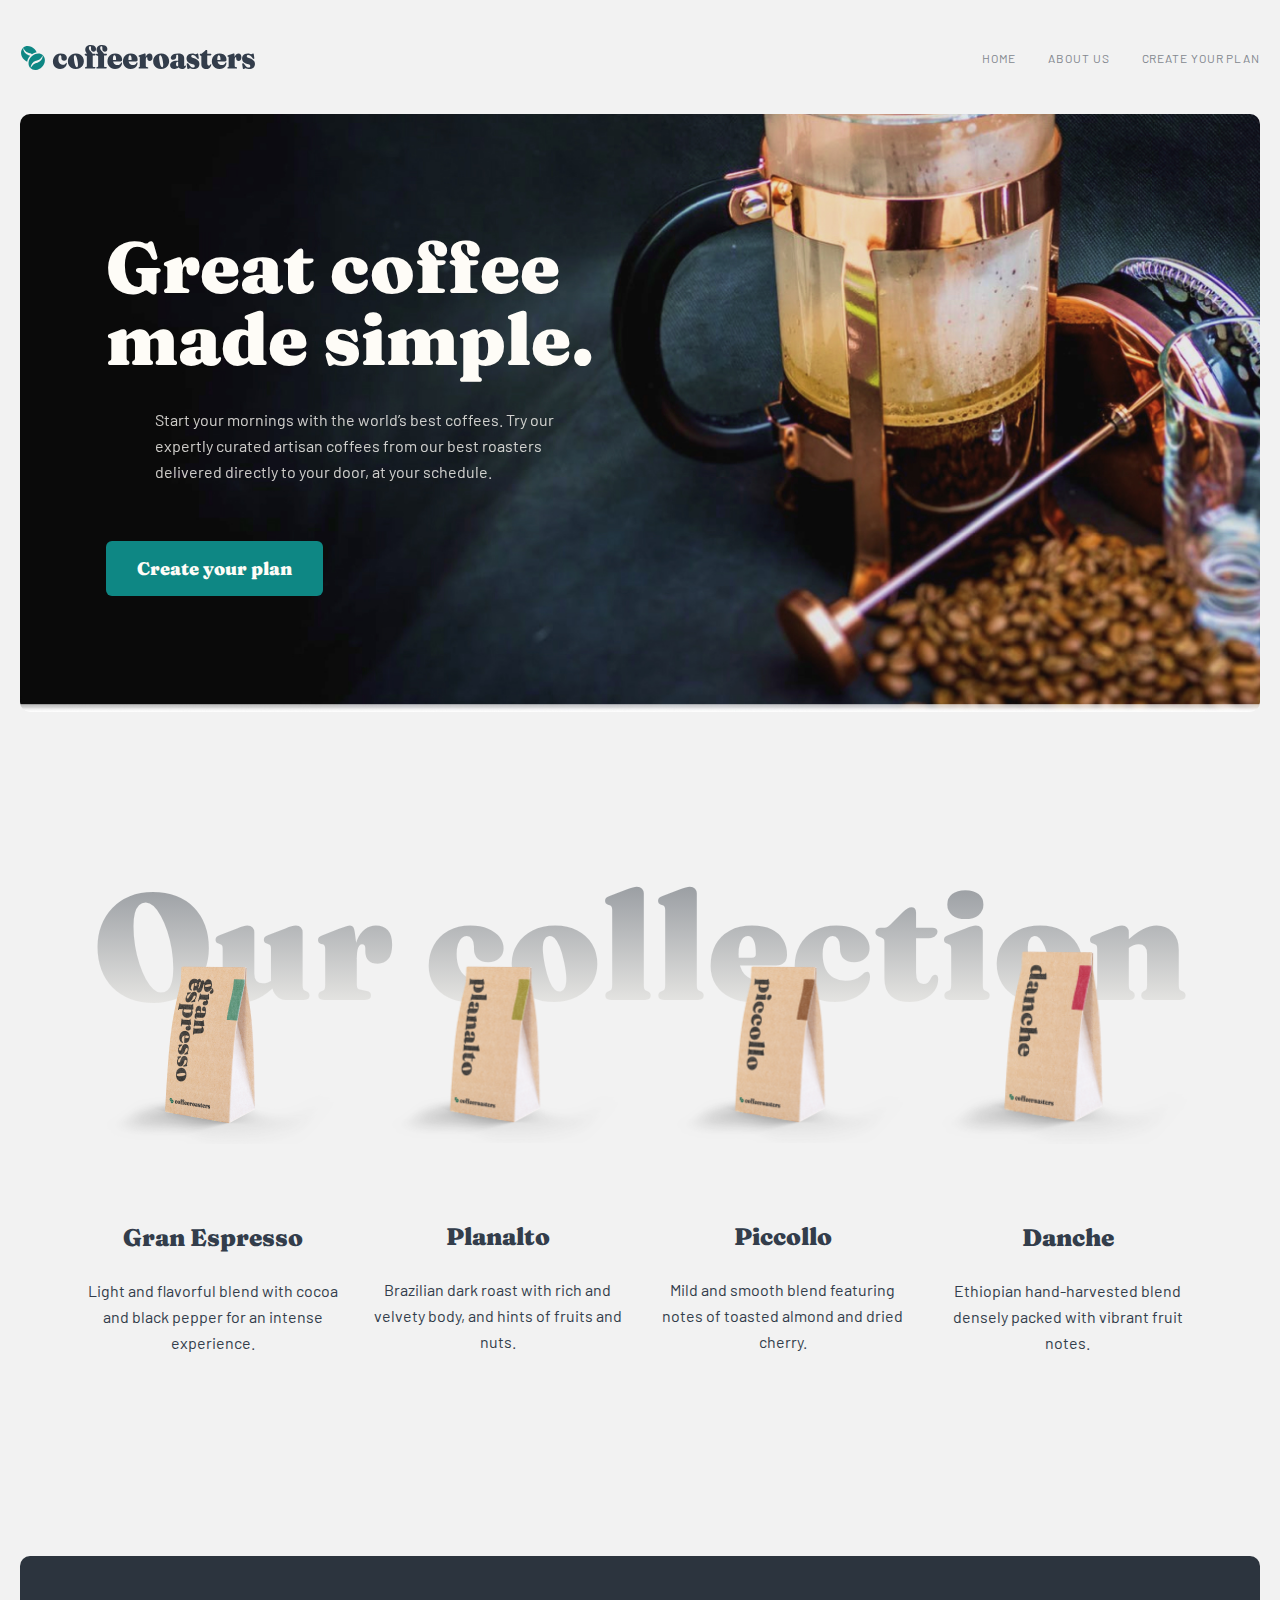
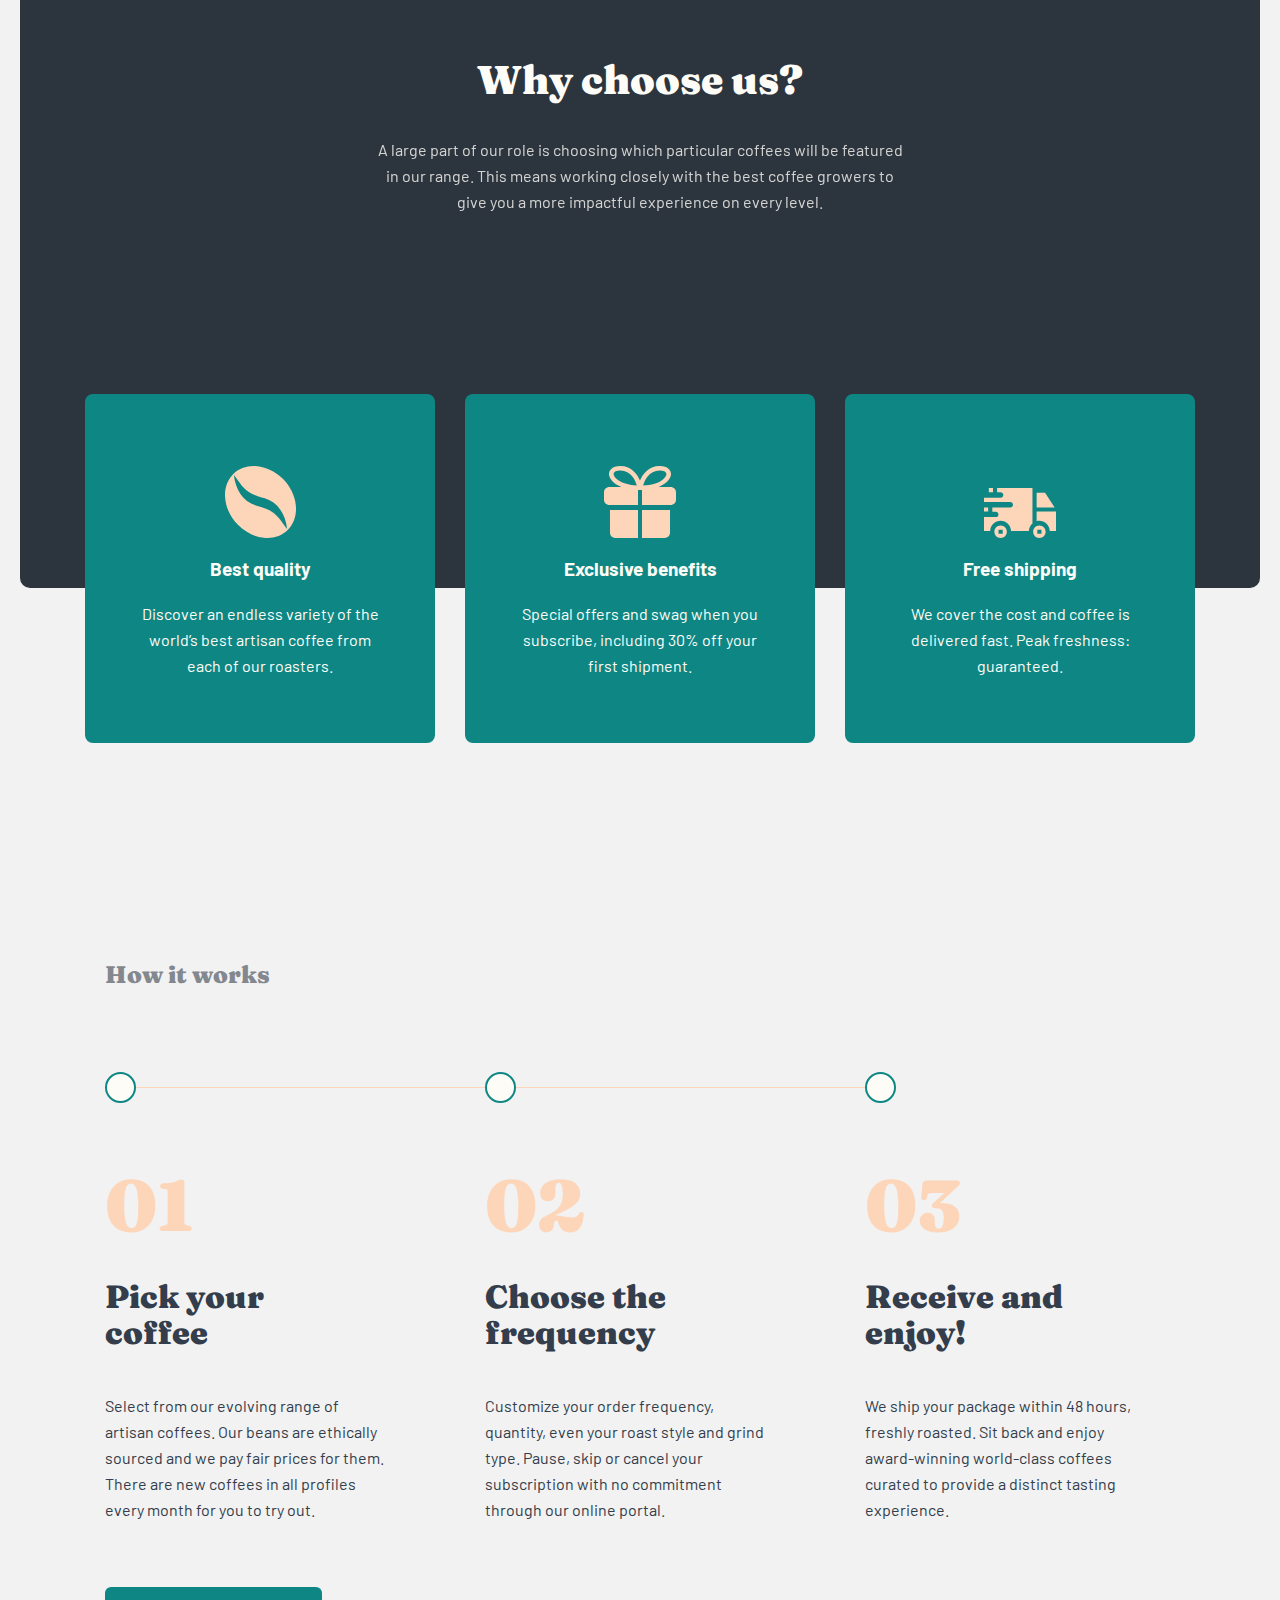
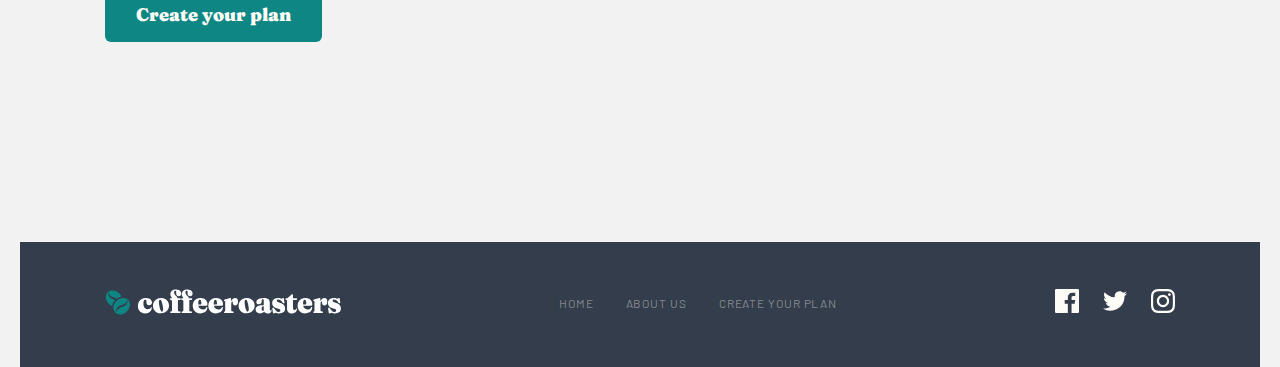
<file: index.html>
<!DOCTYPE html>
<html lang="en">
<head>
  <meta charset="UTF-8">
  <meta http-equiv="X-UA-Compatible" content="IE=edge">
  <meta name="viewport" content="width=device-width, initial-scale=1.0">
  <title>Coffeeroaster</title>
  <link rel="stylesheet" href="css/main.min.css">
</head>
<body>
<div class="container">
  <header class="site-header">
    <div class="site-header__inner">
      <a class="site-logo" href="#">
        <img class="site-logo__img" src="./img/site-logo.svg" alt="logo" width="236" height="26">
      </a>
      <nav class="site-nav">
        <ul class="site-nav__list">
          <li class="site-nav__item">
            <a class="site-nav__link" href="index.html" >Home</a>
          </li>
          <li class="site-nav__item">
            <a class="site-nav__link" href="about.html" >About us</a>
          </li>
          <li class="site-nav__item">
            <a class="site-nav__link" href="subscribe.html" >Create your plan</a>
          </li>
        </ul>
      </nav>
    </div>
  </header>

  <main class="site-main">
    <h1 class="visually-hidden">Coffee roasters</h1>
    <section class="site-coffee-section">
      <div class="site-coffee-section__content">
        <h2 class="visually-hidden">About coffee</h2>
        <p class="site-coffee-section__title">Great coffee
          made simple.</p>
          <p class="site-coffee-section__desc">Start your mornings with the world’s best coffees. Try our expertly curated artisan coffees from our best roasters delivered directly to your door, at your schedule.</p>
          <a class="site-primary-link" href="index.html" >Create your plan</a>
        </div>
    </section>
    <section class="our-collection">
      <h2 class="our-collection__heading">Our collection</h2>
      <ul class="our-collection__list">
        <li class="our-collection__item">
          <img class="our-collection__img" src="./img/Gran-Espresso.png" alt="Gran-Espresso" width="256" height="193">
          <div class="our-collection__content">
            <h3 class="our-collection__content-heading">Gran Espresso</h3>
            <p class="our-collection__content-desc">Light and flavorful blend with cocoa and black pepper for an intense experience.</p>
          </div>
        </li>
        <li class="our-collection__item">
          <img class="our-collection__img" src="./img/Planalto.png" alt="Planalto" width="256" height="193" >
          <div class="our-collection__content">
            <h3 class="our-collection__content-heading">Planalto</h3>
            <p class="our-collection__content-desc">Brazilian dark roast with rich and velvety body, and hints of fruits and nuts.</p>
          </div>
        </li>
        <li class="our-collection__item">
          <img class="our-collection__img" src="./img/Piccollo.png" alt="Piccollo" width="256" height="193" >
          <div class="our-collection__content">
            <h3 class="our-collection__content-heading">Piccollo</h3>
            <p class="our-collection__content-desc">Mild and smooth blend featuring notes of toasted almond and dried cherry.</p>
          </div>
        </li>
        <li class="our-collection__item">
          <img class="our-collection__img" src="./img/Danche.png" alt="Danche" width="256" height="193" >
          <div class="our-collection__content">
            <h3 class="our-collection__content-heading">Danche</h3>
            <p class="our-collection__content-desc">Ethiopian hand-harvested blend densely packed with vibrant fruit notes.</p>
          </div>
        </li>
      </ul>
    </section>
    <section class="why-us">
      <div class="why-us__header">
        <h2 class="why-us__heading">Why choose us?</h2>
        <p class="why-us__desc">A large part of our role is choosing which particular coffees will be featured 
          in our range. This means working closely with the best coffee growers to give 
          you a more impactful experience on every level.</p>
      </div>
      <ul class="why-us__list">
        <li class="why-us__item">
          <div class="why-us__item-inner why-us__item-inner--bean">
          <h3 class="why-us__item-heading">Best quality</h3>
            <p class="why-us__item-desc">Discover an endless variety of the world’s best artisan coffee from each of our roasters.</p>
          </div>
        </li>
        <li class="why-us__item">
          <div class="why-us__item-inner why-us__item-inner--gift">
          <h3 class="why-us__item-heading">Exclusive benefits</h3>
            <p class="why-us__item-desc">Special offers and swag when you subscribe, including 30% off your first shipment.</p>
          </div></li>
        <li class="why-us__item">
          <div class="why-us__item-inner why-us__item-inner--van">
          <h3 class="why-us__item-heading">Free shipping</h3>
            <p class="why-us__item-desc">We cover the cost and coffee is delivered fast. Peak freshness: guaranteed.</p>
          </div></li>
      </ul>
    </section>
    <section class="how-works">
      <h2 class="how-works__header">How it works</h2>
      <ol class="how-works__list">
        <li class="how-works__item">
          <h3 class="how-works__heading">Pick your
            coffee</h3>
          <p class="how-works__desc">Select from our evolving range of artisan coffees. Our beans are ethically sourced and we pay fair prices for them. There are new coffees in all profiles every month for you to try out.</p>
        </li>
        <li class="how-works__item">
          <h3 class="how-works__heading">Choose the frequency</h3>
          <p class="how-works__desc">Customize your order frequency, quantity, even your roast style and grind type. Pause, skip or cancel your subscription with no commitment through our online portal.</p>
        </li>
        <li class="how-works__item">
          <h3 class="how-works__heading">Receive and enjoy!</h3>
          <p class="how-works__desc">We ship your package within 48 hours, freshly roasted. Sit back and enjoy award-winning world-class coffees curated to provide a distinct tasting experience.</p>
        </li>
      </ol>
      <a class="site-primary-link" href="index.html">Create your plan</a>
    </section>
  </main>

  <footer class="site-footer">
      <a class="site-logo" href="#">
          <img  class="site-logo__img" src="./img/site-logo-white.svg" alt="white-logo" width="236" height="26">
      </a>
      <nav class="site-nav site-nav-footer">
        <ul class="site-nav__list">
          <li class="site-nav__item">
            <a class="site-nav__link" href="#" >Home</a>
          </li>
          <li class="site-nav__item">
            <a class="site-nav__link" href="#" >About us</a>
          </li>
          <li class="site-nav__item">
            <a class="site-nav__link" href="#" >Create your plan</a>
          </li>
        </ul>
      </nav>
      <ul class="site-footer__list">
          <li class="site-footer__item">
              <a class="site-footer__item-link" href="https://www.facebook.com/" target="_blank">       
        <svg width="24" height="24" viewBox="0 0 24 24" fill="currentColor" xmlns="http://www.w3.org/2000/svg">
          <path id="Path" d="M22.675 0H1.325C0.593 0 0 0.593 0 1.325V22.676C0 23.407 0.593 24 1.325 24H12.82V14.706H9.692V11.084H12.82V8.413C12.82 5.313 14.713 3.625 17.479 3.625C18.804 3.625 19.942 3.724 20.274 3.768V7.008L18.356 7.009C16.852 7.009 16.561 7.724 16.561 8.772V11.085H20.148L19.681 14.707H16.561V24H22.677C23.407 24 24 23.407 24 22.675V1.325C24 0.593 23.407 0 22.675 0Z" fill="#FEFCF7"/>
          </svg>
              </a>
          </li>
          <li class="site-footer__item">
              <a class="site-footer__item-link" href="https://twitter.com/" target="_blank">
                <svg width="24" height="20" viewBox="0 0 24 20" fill="currentColor" xmlns="http://www.w3.org/2000/svg">
                  <path id="Path" d="M24 2.55705C23.117 2.94905 22.168 3.21305 21.172 3.33205C22.189 2.72305 22.97 1.75805 23.337 0.608047C22.386 1.17205 21.332 1.58205 20.21 1.80305C19.313 0.846047 18.032 0.248047 16.616 0.248047C13.437 0.248047 11.101 3.21405 11.819 6.29305C7.728 6.08805 4.1 4.12805 1.671 1.14905C0.381 3.36205 1.002 6.25705 3.194 7.72305C2.388 7.69705 1.628 7.47605 0.965 7.10705C0.911 9.38805 2.546 11.522 4.914 11.997C4.221 12.185 3.462 12.229 2.69 12.081C3.316 14.037 5.134 15.46 7.29 15.5C5.22 17.123 2.612 17.848 0 17.54C2.179 18.937 4.768 19.752 7.548 19.752C16.69 19.752 21.855 12.031 21.543 5.10605C22.505 4.41105 23.34 3.54405 24 2.55705Z" fill="#FEFCF7"/>
                  </svg>                           
              </a>
          </li>
          <li class="site-footer__item">
              <a class="site-footer__item-link" href="https://www.instagram.com/" target="_blank">
                <svg width="24" height="24" viewBox="0 0 24 24" fill="currentColor" xmlns="http://www.w3.org/2000/svg">
                  <path id="Shape" fill-rule="evenodd" clip-rule="evenodd" d="M12 0C8.741 0 8.333 0.014 7.053 0.072C2.695 0.272 0.273 2.69 0.073 7.052C0.014 8.333 0 8.741 0 12C0 15.259 0.014 15.668 0.072 16.948C0.272 21.306 2.69 23.728 7.052 23.928C8.333 23.986 8.741 24 12 24C15.259 24 15.668 23.986 16.948 23.928C21.302 23.728 23.73 21.31 23.927 16.948C23.986 15.668 24 15.259 24 12C24 8.741 23.986 8.333 23.928 7.053C23.732 2.699 21.311 0.273 16.949 0.073C15.668 0.014 15.259 0 12 0ZM12 2.163C15.204 2.163 15.584 2.175 16.85 2.233C20.102 2.381 21.621 3.924 21.769 7.152C21.827 8.417 21.838 8.797 21.838 12.001C21.838 15.206 21.826 15.585 21.769 16.85C21.62 20.075 20.105 21.621 16.85 21.769C15.584 21.827 15.206 21.839 12 21.839C8.796 21.839 8.416 21.827 7.151 21.769C3.891 21.62 2.38 20.07 2.232 16.849C2.174 15.584 2.162 15.205 2.162 12C2.162 8.796 2.175 8.417 2.232 7.151C2.381 3.924 3.896 2.38 7.151 2.232C8.417 2.175 8.796 2.163 12 2.163ZM5.838 12C5.838 8.597 8.597 5.838 12 5.838C15.403 5.838 18.162 8.597 18.162 12C18.162 15.404 15.403 18.163 12 18.163C8.597 18.163 5.838 15.403 5.838 12ZM12 16C9.791 16 8 14.21 8 12C8 9.791 9.791 8 12 8C14.209 8 16 9.791 16 12C16 14.21 14.209 16 12 16ZM16.965 5.595C16.965 4.8 17.61 4.155 18.406 4.155C19.201 4.155 19.845 4.8 19.845 5.595C19.845 6.39 19.201 7.035 18.406 7.035C17.61 7.035 16.965 6.39 16.965 5.595Z" fill="#FEFCF7"/>
                  </svg>                          
              </a>
          </li>
      </ul>
  </footer>
</div>
</body>
</html>
</file>
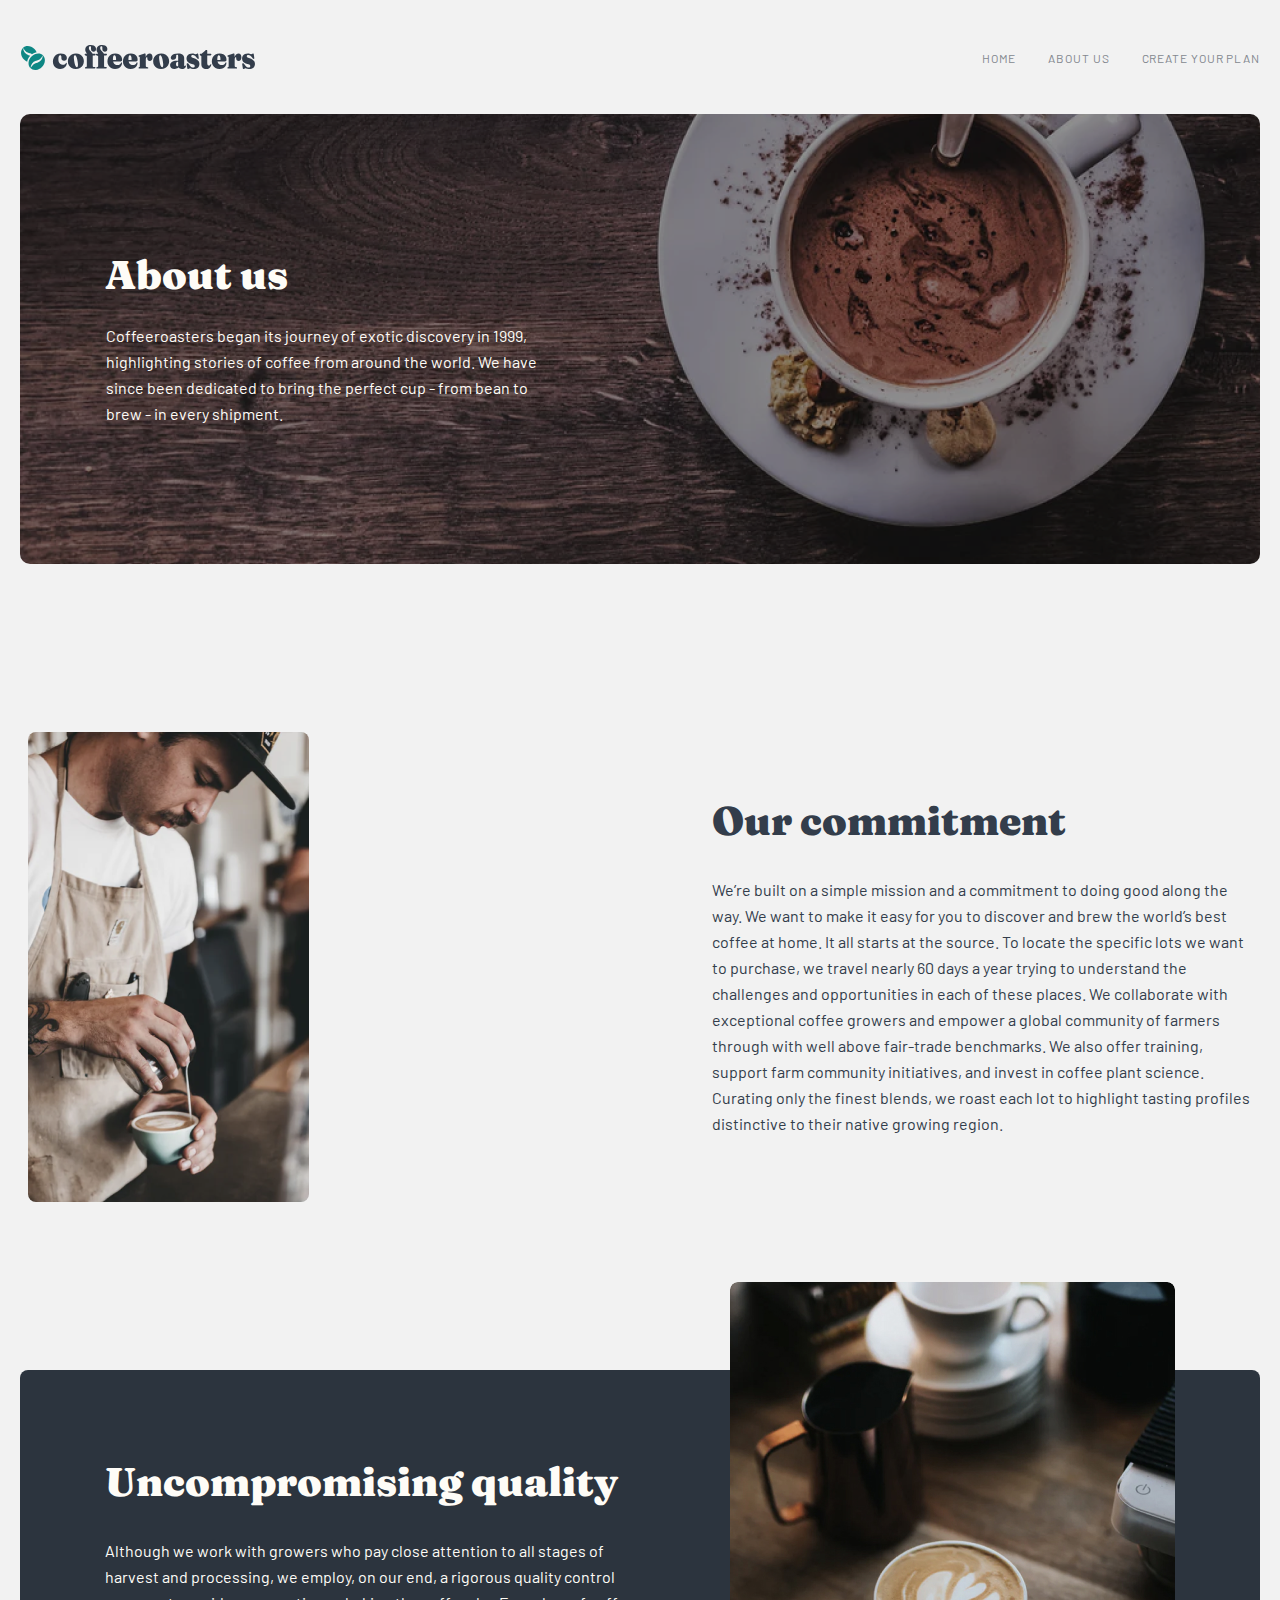
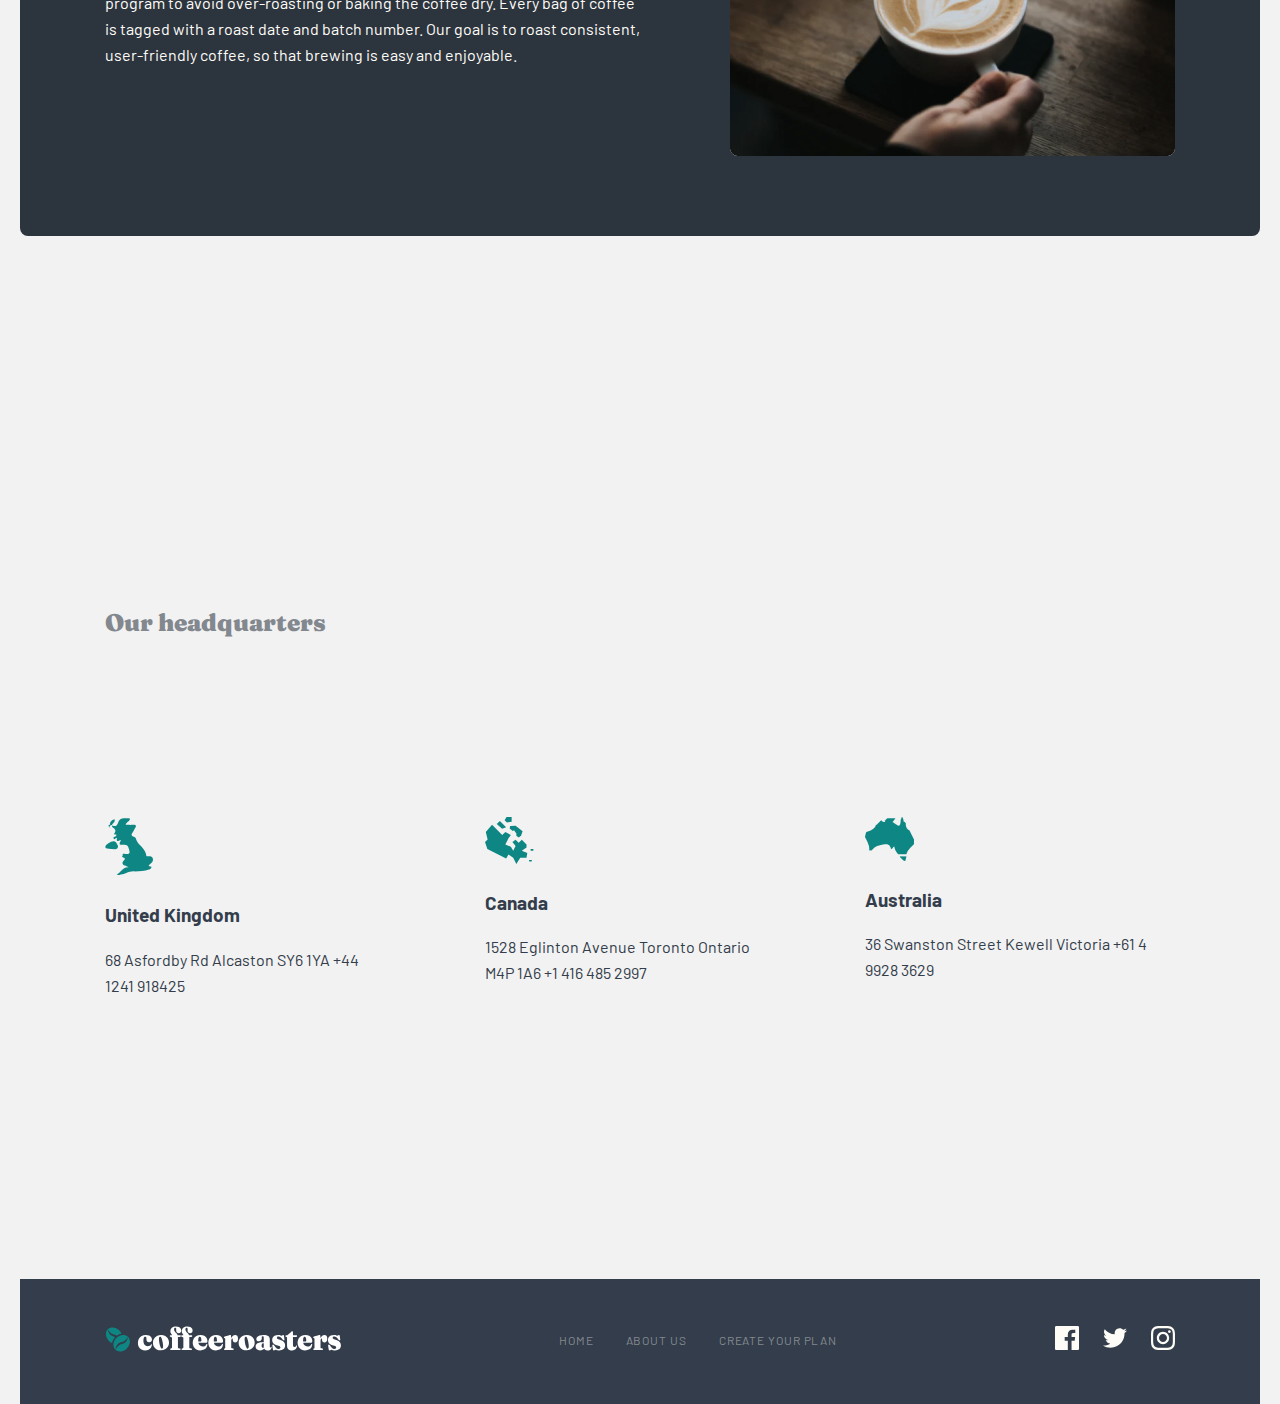
<file: about.html>
<!DOCTYPE html>
<html lang="en">
<head>
    <meta charset="UTF-8">
    <meta http-equiv="X-UA-Compatible" content="IE=edge">
    <meta name="viewport" content="width=device-width, initial-scale=1.0">
    <title>About Coffeeroaster about</title>
    <link rel="stylesheet" href="./css/main.min.css">
</head>
<body>
  <div class="container">
    <header class="site-header">
        <div class="site-header__inner">
          <a class="site-logo" href="#">
            <img class="site-logo__img" src="./img/site-logo.svg" alt="logo" width="236" height="26">
          </a>
          <nav class="site-nav">
            <ul class="site-nav__list">
              <li class="site-nav__item">
                <a class="site-nav__link" href="index.html" >Home</a>
              </li>
              <li class="site-nav__item">
                <a class="site-nav__link" href="about.html" >About us</a>
              </li>
              <li class="site-nav__item">
                <a class="site-nav__link" href="subscribe.html" >Create your plan</a>
              </li>
            </ul>
          </nav>
        </div>
      </header>
      <main class="site-main">
        <section class="about-us">
            <h2 class="visually-hidden">
                About Us
            </h2>
            <div class="about-us__content">
                    <p class="about-us__heading">
                        About us
                    </p>
                    <p class="about-us__desc">
                        Coffeeroasters began its journey of exotic discovery in 1999, highlighting stories of coffee from around the world. We have since been dedicated to bring the perfect cup - from bean to brew - in every shipment.
                    </p>
                    
            </div>
        </section>
        <section class="our-commitment">
          <img class="our-commitment__img" src="img/our-commitment.jpg" srcset="img/our-commitment.jpg 1x, img/our-commitment@2x.jpg 2x" alt="our-commitment"  width="281" height="470">
          <div class="our-commitment__content">
              <h2 class="our-commitment__heading">
                  Our commitment
              </h2>
              <p class="our-commitment__desc">
                  We’re built on a simple mission and a commitment to doing good along the way. We want to make it easy for you to discover and brew the world’s best coffee at home. It all starts at the source. To locate the specific lots we want to purchase, we travel nearly 60 days a year trying to understand the challenges and opportunities in each of these places. We collaborate with exceptional coffee growers and empower a global community of farmers through with well above fair-trade benchmarks. We also offer training, support farm community initiatives, and invest in coffee plant science. Curating only the finest blends, we roast each lot to highlight tasting profiles distinctive to their native growing region.
              </p>
          </div>
      </section>
      <section class="coffee-quality">
        <h2 class="visually-hidden">
          coffee quality
      </h2>
      <div class="coffee-quality__content">
        <p class="coffee-quality__heading">
            Uncompromising quality
        </p>
        <p class="coffee-quality-desc">
            Although we work with growers who pay close attention to all stages of harvest and processing, we employ, on our end, a rigorous quality control program to avoid over-roasting or baking the coffee dry. Every bag of coffee is tagged with a roast date and batch number. Our goal is to roast consistent, user-friendly coffee, so that brewing is easy and enjoyable.
        </p>
        <img class="coffee-quality__img" src="img/coffee-quality.jpg" alt="coffee-quality"  width="445" height="474">
    </div>
      </section>
      <section class="headquarters">
          <h2 class="headquarters__header">Our headquarters</h2>
          <ol class="headquarters__list">
            <li class="headquarters__item">
              <img class="headquarters__item-img" src="img/uk.svg" alt="uk" width="49" height="44">
              <h3 class="headquarters__item-heading">United Kingdom</h3>
              <p class="headquarters__item-desc">68  Asfordby Rd
                Alcaston
                SY6 1YA
                +44 1241 918425</p>
            </li>
            <li class="headquarters__item">
              <img class="headquarters__item-img" src="./img/Canada.svg" alt="Canada" width="49" height="44">
              <h3 class="headquarters__item-heading">Canada</h3>
              <p class="headquarters__item-desc">1528  Eglinton Avenue
                Toronto
                Ontario M4P 1A6
                +1 416 485 2997</p>
            </li>
            <li class="headquarters__item">
              <img class="headquarters__item-img" src="img/australia.png" alt="australia" width="49" height="44">
              <h3 class="headquarters__item-heading">Australia</h3>
              <p class="headquarters__item-desc">36 Swanston Street
                Kewell
                Victoria
                +61 4 9928 3629</p>
            </li>
          </ol>
      </section>
      </main>
    <footer class="site-footer">
        <a class="site-logo" href="#">
            <img  class="site-logo__img" src="./img/site-logo-white.svg" alt="white-logo" width="236" height="26">
        </a>
        <nav class="site-nav site-nav-footer">
          <ul class="site-nav__list">
            <li class="site-nav__item">
              <a class="site-nav__link" href="#" >Home</a>
            </li>
            <li class="site-nav__item">
              <a class="site-nav__link" href="#" >About us</a>
            </li>
            <li class="site-nav__item">
              <a class="site-nav__link" href="#" >Create your plan</a>
            </li>
          </ul>
        </nav>
        <ul class="site-footer__list">
            <li class="site-footer__item">
                <a class="site-footer__item-link" href="https://www.facebook.com/" target="_blank">       
          <svg width="24" height="24" viewBox="0 0 24 24" fill="currentColor" xmlns="http://www.w3.org/2000/svg">
            <path id="Path" d="M22.675 0H1.325C0.593 0 0 0.593 0 1.325V22.676C0 23.407 0.593 24 1.325 24H12.82V14.706H9.692V11.084H12.82V8.413C12.82 5.313 14.713 3.625 17.479 3.625C18.804 3.625 19.942 3.724 20.274 3.768V7.008L18.356 7.009C16.852 7.009 16.561 7.724 16.561 8.772V11.085H20.148L19.681 14.707H16.561V24H22.677C23.407 24 24 23.407 24 22.675V1.325C24 0.593 23.407 0 22.675 0Z" fill="#FEFCF7"/>
            </svg>
                </a>
            </li>
            <li class="site-footer__item">
                <a class="site-footer__item-link" href="https://twitter.com/" target="_blank">
                  <svg width="24" height="20" viewBox="0 0 24 20" fill="currentColor" xmlns="http://www.w3.org/2000/svg">
                    <path id="Path" d="M24 2.55705C23.117 2.94905 22.168 3.21305 21.172 3.33205C22.189 2.72305 22.97 1.75805 23.337 0.608047C22.386 1.17205 21.332 1.58205 20.21 1.80305C19.313 0.846047 18.032 0.248047 16.616 0.248047C13.437 0.248047 11.101 3.21405 11.819 6.29305C7.728 6.08805 4.1 4.12805 1.671 1.14905C0.381 3.36205 1.002 6.25705 3.194 7.72305C2.388 7.69705 1.628 7.47605 0.965 7.10705C0.911 9.38805 2.546 11.522 4.914 11.997C4.221 12.185 3.462 12.229 2.69 12.081C3.316 14.037 5.134 15.46 7.29 15.5C5.22 17.123 2.612 17.848 0 17.54C2.179 18.937 4.768 19.752 7.548 19.752C16.69 19.752 21.855 12.031 21.543 5.10605C22.505 4.41105 23.34 3.54405 24 2.55705Z" fill="#FEFCF7"/>
                    </svg>                           
                </a>
            </li>
            <li class="site-footer__item">
                <a class="site-footer__item-link" href="https://www.instagram.com/" target="_blank">
                  <svg width="24" height="24" viewBox="0 0 24 24" fill="currentColor" xmlns="http://www.w3.org/2000/svg">
                    <path id="Shape" fill-rule="evenodd" clip-rule="evenodd" d="M12 0C8.741 0 8.333 0.014 7.053 0.072C2.695 0.272 0.273 2.69 0.073 7.052C0.014 8.333 0 8.741 0 12C0 15.259 0.014 15.668 0.072 16.948C0.272 21.306 2.69 23.728 7.052 23.928C8.333 23.986 8.741 24 12 24C15.259 24 15.668 23.986 16.948 23.928C21.302 23.728 23.73 21.31 23.927 16.948C23.986 15.668 24 15.259 24 12C24 8.741 23.986 8.333 23.928 7.053C23.732 2.699 21.311 0.273 16.949 0.073C15.668 0.014 15.259 0 12 0ZM12 2.163C15.204 2.163 15.584 2.175 16.85 2.233C20.102 2.381 21.621 3.924 21.769 7.152C21.827 8.417 21.838 8.797 21.838 12.001C21.838 15.206 21.826 15.585 21.769 16.85C21.62 20.075 20.105 21.621 16.85 21.769C15.584 21.827 15.206 21.839 12 21.839C8.796 21.839 8.416 21.827 7.151 21.769C3.891 21.62 2.38 20.07 2.232 16.849C2.174 15.584 2.162 15.205 2.162 12C2.162 8.796 2.175 8.417 2.232 7.151C2.381 3.924 3.896 2.38 7.151 2.232C8.417 2.175 8.796 2.163 12 2.163ZM5.838 12C5.838 8.597 8.597 5.838 12 5.838C15.403 5.838 18.162 8.597 18.162 12C18.162 15.404 15.403 18.163 12 18.163C8.597 18.163 5.838 15.403 5.838 12ZM12 16C9.791 16 8 14.21 8 12C8 9.791 9.791 8 12 8C14.209 8 16 9.791 16 12C16 14.21 14.209 16 12 16ZM16.965 5.595C16.965 4.8 17.61 4.155 18.406 4.155C19.201 4.155 19.845 4.8 19.845 5.595C19.845 6.39 19.201 7.035 18.406 7.035C17.61 7.035 16.965 6.39 16.965 5.595Z" fill="#FEFCF7"/>
                    </svg>                          
                </a>
            </li>
        </ul>
    </footer>
  </div>
</body>
</html>
</file>
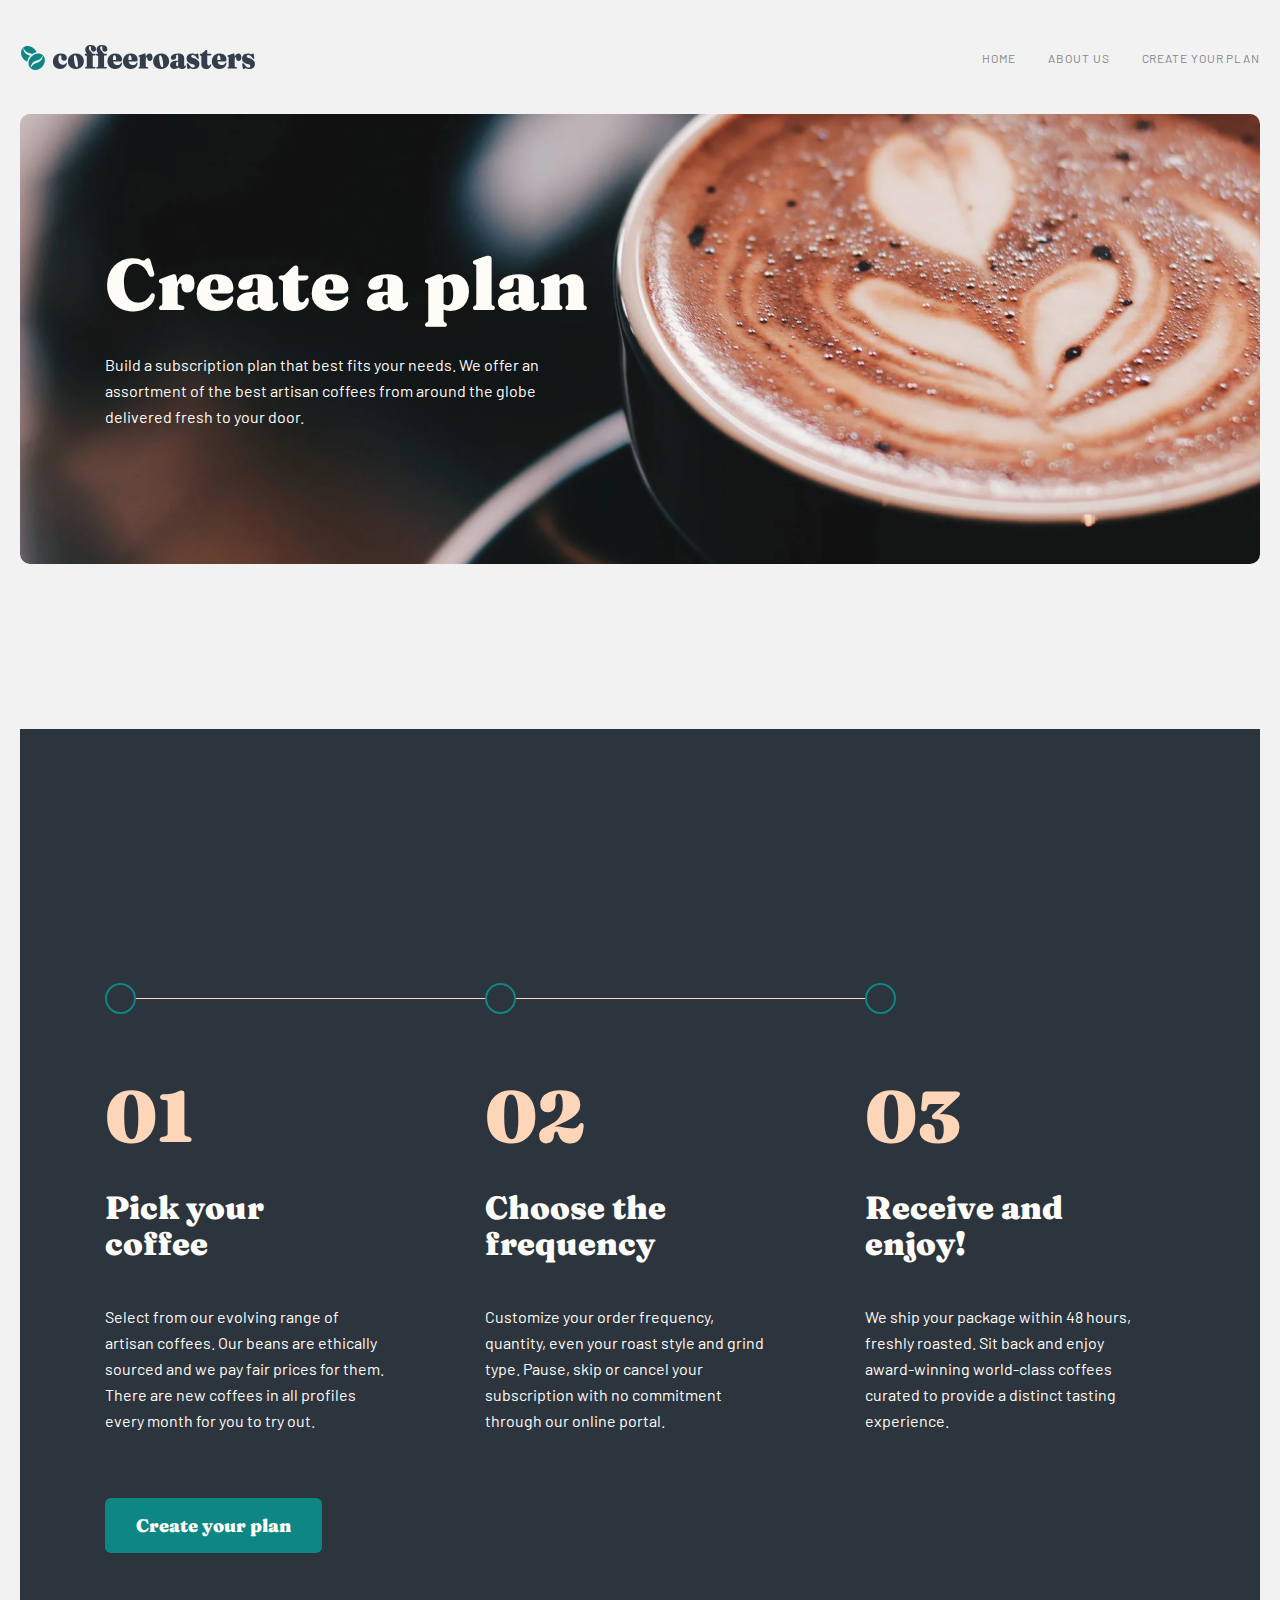
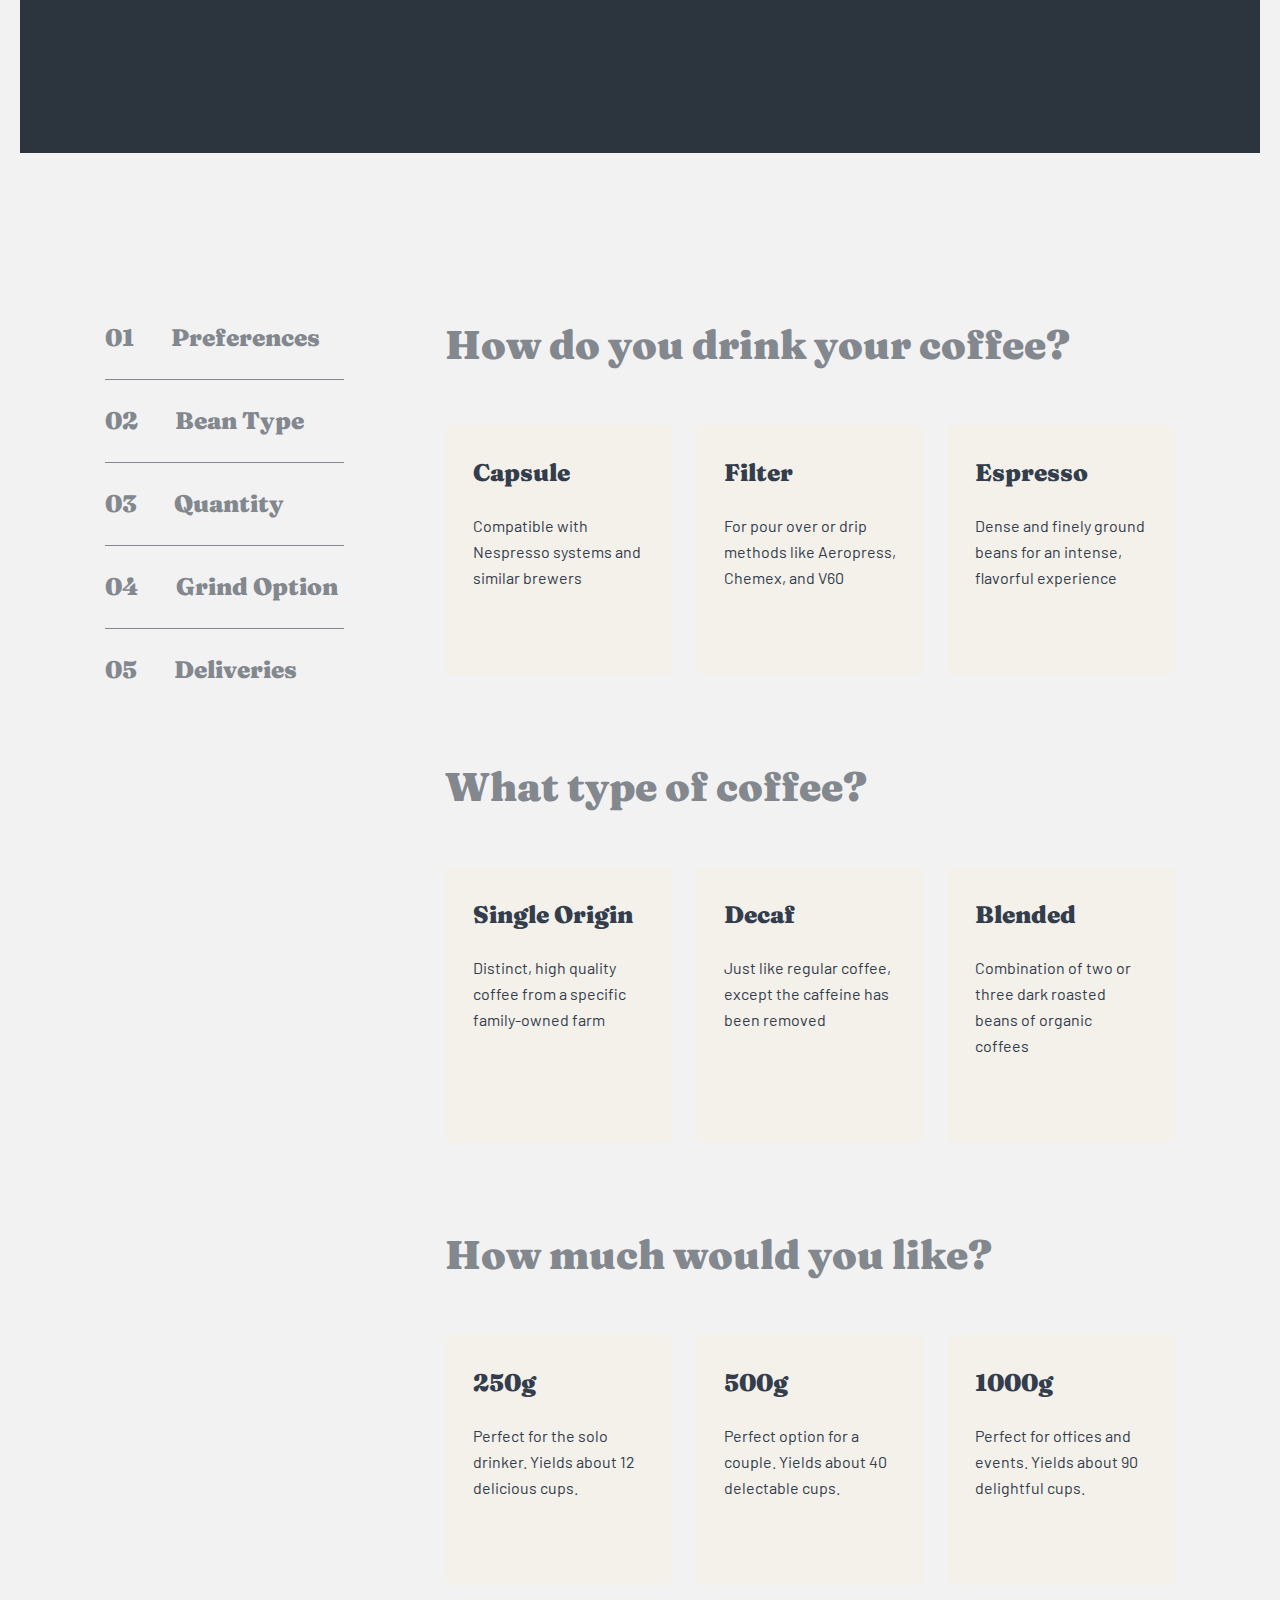
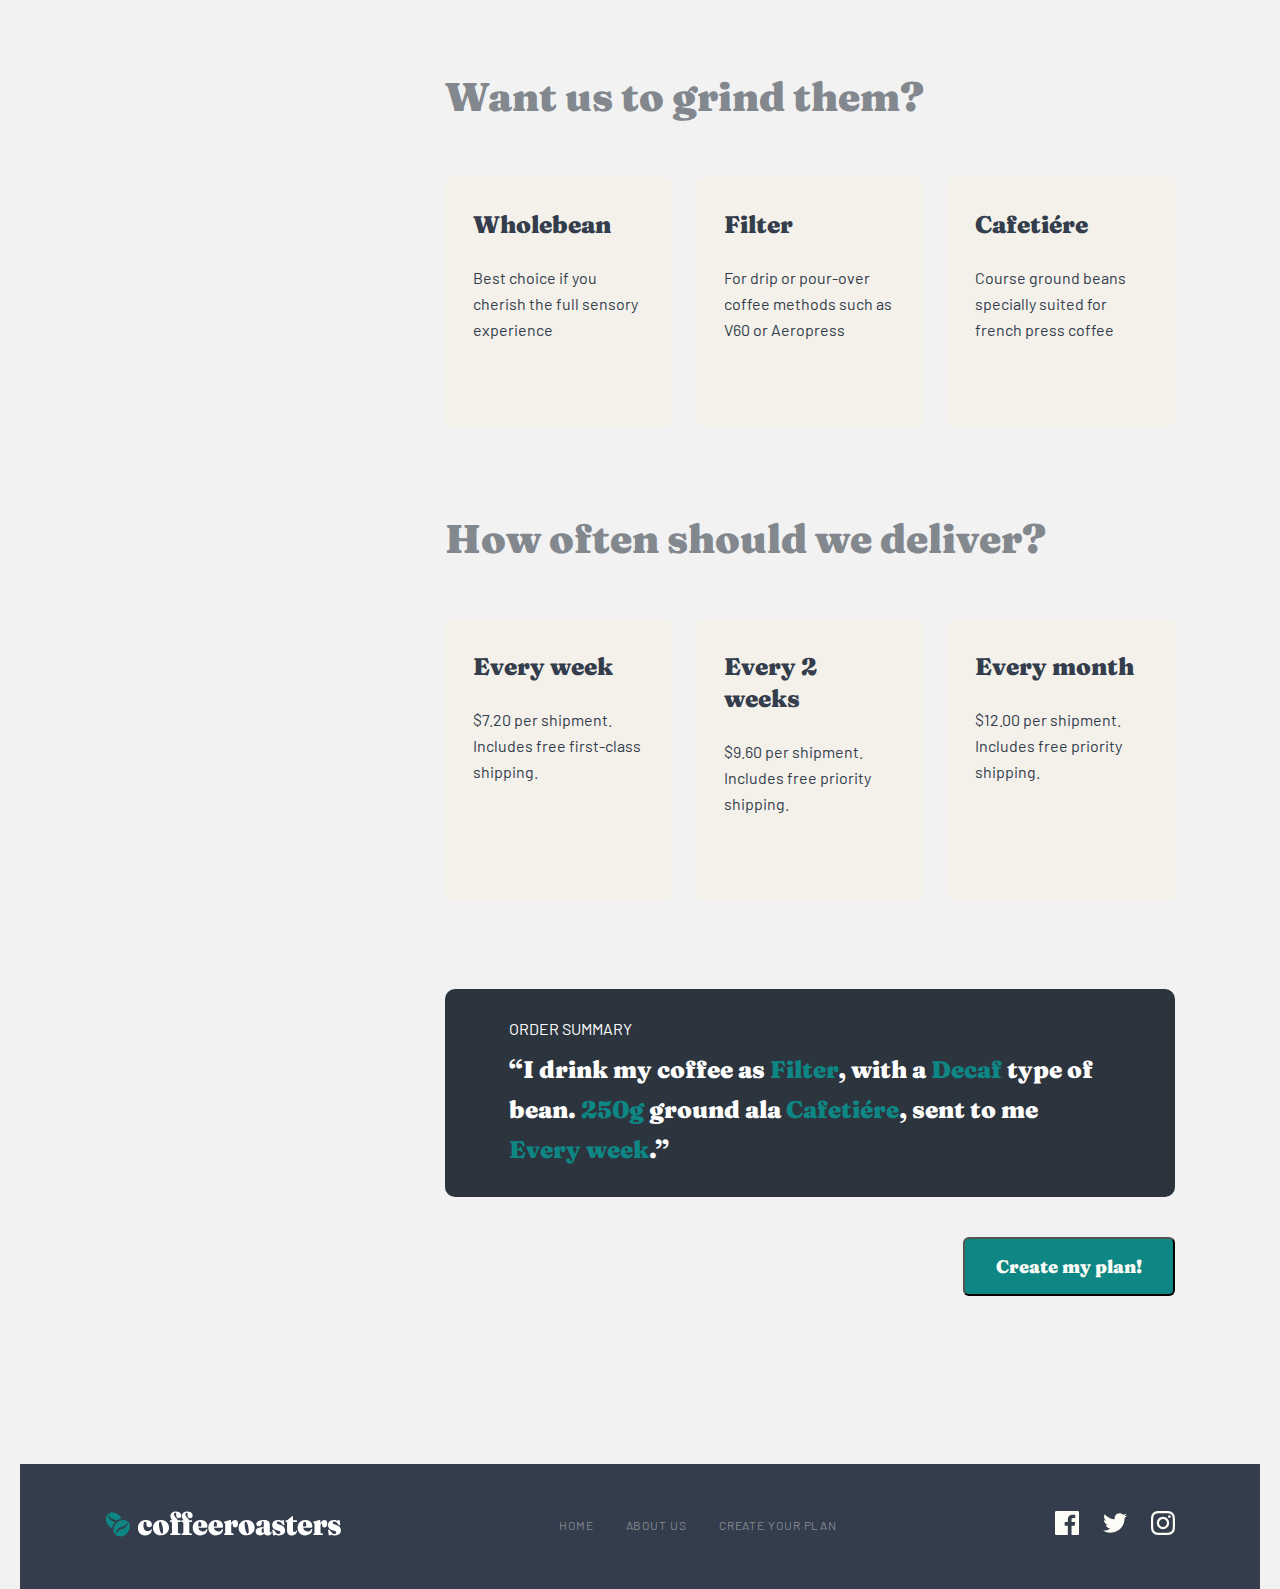
<file: subscribe.html>
<!DOCTYPE html>
<html lang="en">
<head>
    <meta charset="UTF-8">
    <meta http-equiv="X-UA-Compatible" content="IE=edge">
    <meta name="viewport" content="width=device-width, initial-scale=1.0">
    <title>Subscribe Coffeeroaster</title>
    <link rel="stylesheet" href="./css/main.min.css">
</head>
<body>
    
</body>
</html>
<div class="container">
    <header class="site-header">
      <div class="site-header__inner">
        <a class="site-logo" href="#">
          <img class="site-logo__img" src="./img/site-logo.svg" alt="logo" width="236" height="26">
        </a>
        <nav class="site-nav">
          <ul class="site-nav__list">
            <li class="site-nav__item">
              <a class="site-nav__link" href="index.html" >Home</a>
            </li>
            <li class="site-nav__item">
              <a class="site-nav__link" href="about.html" >About us</a>
            </li>
            <li class="site-nav__item">
              <a class="site-nav__link" href="subscribe.html" >Create your plan</a>
            </li>
          </ul>
        </nav>
      </div>
    </header>
        <main class="about-main">
            <section class="creat-plan creat-plan-subscribe">
                <div class="creat-plan__content">
                    <h2 class="creat-plan__heading">
                        Create a plan
                    </h2>
                    <p class="creat-plan__desc">
                        Build a subscription plan that best fits your needs. We offer an assortment of the best artisan coffees from around the globe delivered fresh to your door.
                    </p>
                </div>
            </section>
            <section class="how-works how-works-subscribe">
                <h2 class="how-works__header how-works-subscribe__header">How it works</h2>
                <ol class="how-works__list how-works-subscribe__list">
                  <li class="how-works__item how-works-subscribe__item">
                    <h3 class="how-works__heading how-works-subscribe__heading">Pick your
                      coffee</h3>
                    <p class="how-works__desc how-works-subscribe__desc">Select from our evolving range of artisan coffees. Our beans are ethically sourced and we pay fair prices for them. There are new coffees in all profiles every month for you to try out.</p>
                  </li>
                  <li class="how-works__item how-works-subscribe__item">
                    <h3 class="how-works__heading how-works-subscribe__heading">Choose the frequency</h3>
                    <p class="how-works__desc how-works-subscribe__desc">Customize your order frequency, quantity, even your roast style and grind type. Pause, skip or cancel your subscription with no commitment through our online portal.</p>
                  </li>
                  <li class="how-works__item how-works-subscribe__item">
                    <h3 class="how-works__heading how-works-subscribe__heading">Receive and enjoy!</h3>
                    <p class="how-works__desc how-works-subscribe__desc">We ship your package within 48 hours, freshly roasted. Sit back and enjoy award-winning world-class coffees curated to provide a distinct tasting experience.</p>
                  </li>
                </ol>
                <a class="site-primary-link" href="index.html">Create your plan</a>
              </section>
              <section class="coffeecreate">
                <ol class="coffeecreate__steps">
                    <li class="coffeecreate__item">
                        <button class="coffeecreate__item-button">
                            Preferences
                        </button>
                    </li>
                    <li class="coffeecreate__item">
                        <button class="coffeecreate__item-button">
                            Bean Type
                        </button>
                    </li>
                    <li class="coffeecreate__item">
                        <button class="coffeecreate__item-button">
                            Quantity
                        </button>
                    </li>
                    <li class="coffeecreate__item">
                        <button class="coffeecreate__item-button">
                            Grind Option
                        </button>
                    </li>
                    <li class="coffeecreate__item">
                        <button class="coffeecreate__item-button">
                            Deliveries
                        </button>
                    </li>
                </ol>
                <form class="coffeecreate__form" action="https://echo.htmlacademy.ru/" method="post" >
                    <ul class="coffeesteps">
                        <li class="coffeesteps__step">
                            <h3 class="coffesteps__step-heading">
                                How do you drink your coffee?
                            </h3>
                            <ul class="coffeesteps__step-list">
                                <li class="coffeesteps__step-item">
                                    <label class="coffeesteps__step-item-inner">
                                        <input type="radio" name="how_you_drink" value="capsule" class="coffeesteps__step-item-input visually-hidden">
                                        <div class="coffeesteps__step-item-content">
                                            <h4 class="coffeesteps__step-item-heading">
                                                Capsule
                                            </h4>
                                            <p class="coffeesteps__step-item-desc">
                                                Compatible with Nespresso systems and similar brewers
                                            </p>
                                        </div>
                                    </label>
                                </li>
                                <li class="coffeesteps__step-item">
                                    <label class="coffeesteps__step-item-inner">
                                        <input type="radio" name="how_you_drink" value="filter" class="coffeesteps__step-item-input visually-hidden">
                                        <div class="coffeesteps__step-item-content">
                                            <h4 class="coffeesteps__step-item-heading">
                                                Filter
                                            </h4>
                                            <p class="coffeesteps__step-item-desc">
                                                For pour over or drip methods like Aeropress, Chemex, and V60
                                            </p>
                                        </div>
                                    </label>
                                </li>
                                <li class="coffeesteps__step-item">
                                    <label class="coffeesteps__step-item-inner">
                                        <input type="radio" name="how_you_drink" value="espresso" class="coffeesteps__step-item-input visually-hidden">
                                        <div class="coffeesteps__step-item-content">
                                            <h4 class="coffeesteps__step-item-heading">
                                                Espresso
                                            </h4>
                                            <p class="coffeesteps__step-item-desc">
                                                Dense and finely ground beans for an intense, flavorful experience
                                            </p>
                                        </div>
                                    </label>
                                </li>
                            </ul>
                        </li>
                        <li class="coffeesteps__step">
                            <h3 class="coffesteps__step-heading">
                                What type of coffee?
                            </h3>
                            <ul class="coffeesteps__step-list">
                                <li class="coffeesteps__step-item">
                                    <label class="coffeesteps__step-item-inner">
                                        <input type="radio" name="type_of_coffee" value="single origin" class="coffeesteps__step-item-input visually-hidden">
                                        <div class="coffeesteps__step-item-content">
                                            <h4 class="coffeesteps__step-item-heading">
                                                Single Origin
                                            </h4>
                                            <p class="coffeesteps__step-item-desc">
                                                Distinct, high quality coffee from a specific family-owned farm
                                            </p>
                                        </div>
                                    </label>
                                </li>
                                <li class="coffeesteps__step-item">
                                    <label class="coffeesteps__step-item-inner">
                                        <input type="radio" name="type_of_coffee" value="decaf" class="coffeesteps__step-item-input visually-hidden">
                                        <div class="coffeesteps__step-item-content">
                                            <h4 class="coffeesteps__step-item-heading">
                                                Decaf
                                            </h4>
                                            <p class="coffeesteps__step-item-desc">
                                                Just like regular coffee, except the caffeine has been removed
                                            </p>
                                        </div>
                                    </label>
                                </li>
                                <li class="coffeesteps__step-item">
                                    <label class="coffeesteps__step-item-inner">
                                        <input type="radio" name="type_of_coffee" value="blended" class="coffeesteps__step-item-input visually-hidden">
                                        <div class="coffeesteps__step-item-content">
                                            <h4 class="coffeesteps__step-item-heading">
                                                Blended
                                            </h4>
                                            <p class="coffeesteps__step-item-desc">
                                                Combination of two or three dark roasted beans of organic coffees
                                            </p>
                                        </div>
                                    </label>
                                </li>
                            </ul>
                        </li>
                        <li class="coffeesteps__step">
                            <h3 class="coffesteps__step-heading">
                                How much would you like?
                            </h3>
                            <ul class="coffeesteps__step-list">
                                <li class="coffeesteps__step-item">
                                    <label class="coffeesteps__step-item-inner">
                                        <input type="radio" name="How_much" value="250g" class="coffeesteps__step-item-input visually-hidden">
                                        <div class="coffeesteps__step-item-content">
                                            <h4 class="coffeesteps__step-item-heading">
                                                250g
                                            </h4>
                                            <p class="coffeesteps__step-item-desc">
                                                Perfect for the solo drinker. Yields about 12 delicious cups.
                                            </p>
                                        </div>
                                    </label>
                                </li>
                                <li class="coffeesteps__step-item">
                                    <label class="coffeesteps__step-item-inner">
                                        <input type="radio" name="How_much" value="500g" class="coffeesteps__step-item-input visually-hidden">
                                        <div class="coffeesteps__step-item-content">
                                            <h4 class="coffeesteps__step-item-heading">
                                                500g
                                            </h4>
                                            <p class="coffeesteps__step-item-desc">
                                                Perfect option for a couple. Yields about 40 delectable cups.
                                            </p>
                                        </div>
                                    </label>
                                </li>
                                <li class="coffeesteps__step-item">
                                    <label class="coffeesteps__step-item-inner">
                                        <input type="radio" name="How_much" value="1000g" class="coffeesteps__step-item-input visually-hidden">
                                        <div class="coffeesteps__step-item-content">
                                            <h4 class="coffeesteps__step-item-heading">
                                                1000g
                                            </h4>
                                            <p class="coffeesteps__step-item-desc">
                                                Perfect for offices and events. Yields about 90 delightful cups.
                                            </p>
                                        </div>
                                    </label>
                                </li>
                            </ul>
                        </li>
                        <li class="coffeesteps__step">
                            <h3 class="coffesteps__step-heading">
                                Want us to grind them?
                            </h3>
                            <ul class="coffeesteps__step-list">
                                <li class="coffeesteps__step-item">
                                    <label class="coffeesteps__step-item-inner">
                                        <input type="radio" name="to_grind_them" value="wholebean" class="coffeesteps__step-item-input visually-hidden">
                                        <div class="coffeesteps__step-item-content">
                                            <h4 class="coffeesteps__step-item-heading">
                                                Wholebean
                                            </h4>
                                            <p class="coffeesteps__step-item-desc">
                                                Best choice if you cherish the full sensory experience
                                            </p>
                                        </div>
                                    </label>
                                </li>
                                <li class="coffeesteps__step-item">
                                    <label class="coffeesteps__step-item-inner">
                                        <input type="radio" name="to_grind_them" value="filter" class="coffeesteps__step-item-input visually-hidden">
                                        <div class="coffeesteps__step-item-content">
                                            <h4 class="coffeesteps__step-item-heading">
                                                Filter
                                            </h4>
                                            <p class="coffeesteps__step-item-desc">
                                                For drip or pour-over coffee methods such as V60 or Aeropress
                                            </p>
                                        </div>
                                    </label>
                                </li>
                                <li class="coffeesteps__step-item">
                                    <label class="coffeesteps__step-item-inner">
                                        <input type="radio" name="to_grind_them" value="Cafetiére" class="coffeesteps__step-item-input visually-hidden">
                                        <div class="coffeesteps__step-item-content">
                                            <h4 class="coffeesteps__step-item-heading">
                                                Cafetiére
                                            </h4>
                                            <p class="coffeesteps__step-item-desc">
                                                Course ground beans specially suited for french press coffee
                                            </p>
                                        </div>
                                    </label>
                                </li>
                            </ul>
                        </li>
                        <li class="coffeesteps__step">
                            <h3 class="coffesteps__step-heading">
                                How often should we deliver?
                            </h3>
                            <ul class="coffeesteps__step-list">
                                <li class="coffeesteps__step-item">
                                    <label class="coffeesteps__step-item-inner">
                                        <input type="radio" name="How_often_deliver" value="Every week" class="coffeesteps__step-item-input visually-hidden">
                                        <div class="coffeesteps__step-item-content">
                                            <h4 class="coffeesteps__step-item-heading">
                                               Every week
                                            </h4>
                                            <p class="coffeesteps__step-item-desc">
                                                $7.20 per shipment. Includes free first-class shipping.
                                            </p>
                                        </div>
                                    </label>
                                </li>
                                <li class="coffeesteps__step-item">
                                    <label class="coffeesteps__step-item-inner">
                                        <input type="radio" name="How_often_deliver" value="Every 2 weeks" class="coffeesteps__step-item-input visually-hidden">
                                        <div class="coffeesteps__step-item-content">
                                            <h4 class="coffeesteps__step-item-heading">
                                                Every 2 weeks
                                            </h4>
                                            <p class="coffeesteps__step-item-desc">
                                                $9.60 per shipment. Includes free priority shipping.
                                            </p>
                                        </div>
                                    </label>
                                </li>
                                <li class="coffeesteps__step-item">
                                    <label class="coffeesteps__step-item-inner">
                                        <input type="radio" name="How_often_deliver" value="Every month" class="coffeesteps__step-item-input visually-hidden">
                                        <div class="coffeesteps__step-item-content">
                                            <h4 class="coffeesteps__step-item-heading">
                                               Every month
                                            </h4>
                                            <p class="coffeesteps__step-item-desc">
                                                $12.00 per shipment. Includes free priority shipping.
                                            </p>
                                        </div>
                                    </label>
                                </li>
                            </ul>
                        </li>
                    </ul>
                    <div class="coffecreate__form-desc-wrapper">
                        <p class="coffeecreate__form-desc-heading">
                            Order Summary
                        </p>
                        <p class="coffeecreate__form-desc">
                            “I drink my coffee as <span class="coffeecreate__form-desc-word">Filter</span>, with a <span class="coffeecreate__form-desc-word">Decaf</span> type of bean. <span class="coffeecreate__form-desc-word">250g</span> ground ala <span class="coffeecreate__form-desc-word">Cafetiére</span>, sent to me <span class="coffeecreate__form-desc-word">Every week</span>.”
                        </p>
                    </div>
                    <button type="submit" class="site-primary-link coffeecreate__form-button">Create my plan!</button>
                </form>
            </section>
        </main>
      <footer class="site-footer">
        <a class="site-logo" href="#">
            <img  class="site-logo__img" src="./img/site-logo-white.svg" alt="white-logo" width="236" height="26">
        </a>
        <nav class="site-nav site-nav-footer">
          <ul class="site-nav__list">
            <li class="site-nav__item">
              <a class="site-nav__link" href="#" >Home</a>
            </li>
            <li class="site-nav__item">
              <a class="site-nav__link" href="#" >About us</a>
            </li>
            <li class="site-nav__item">
              <a class="site-nav__link" href="#" >Create your plan</a>
            </li>
          </ul>
        </nav>
        <ul class="site-footer__list">
            <li class="site-footer__item">
                <a class="site-footer__item-link" href="https://www.facebook.com/" target="_blank">       
          <svg width="24" height="24" viewBox="0 0 24 24" fill="currentColor" xmlns="http://www.w3.org/2000/svg">
            <path id="Path" d="M22.675 0H1.325C0.593 0 0 0.593 0 1.325V22.676C0 23.407 0.593 24 1.325 24H12.82V14.706H9.692V11.084H12.82V8.413C12.82 5.313 14.713 3.625 17.479 3.625C18.804 3.625 19.942 3.724 20.274 3.768V7.008L18.356 7.009C16.852 7.009 16.561 7.724 16.561 8.772V11.085H20.148L19.681 14.707H16.561V24H22.677C23.407 24 24 23.407 24 22.675V1.325C24 0.593 23.407 0 22.675 0Z" fill="#FEFCF7"/>
            </svg>
                </a>
            </li>
            <li class="site-footer__item">
                <a class="site-footer__item-link" href="https://twitter.com/" target="_blank">
                  <svg width="24" height="20" viewBox="0 0 24 20" fill="currentColor" xmlns="http://www.w3.org/2000/svg">
                    <path id="Path" d="M24 2.55705C23.117 2.94905 22.168 3.21305 21.172 3.33205C22.189 2.72305 22.97 1.75805 23.337 0.608047C22.386 1.17205 21.332 1.58205 20.21 1.80305C19.313 0.846047 18.032 0.248047 16.616 0.248047C13.437 0.248047 11.101 3.21405 11.819 6.29305C7.728 6.08805 4.1 4.12805 1.671 1.14905C0.381 3.36205 1.002 6.25705 3.194 7.72305C2.388 7.69705 1.628 7.47605 0.965 7.10705C0.911 9.38805 2.546 11.522 4.914 11.997C4.221 12.185 3.462 12.229 2.69 12.081C3.316 14.037 5.134 15.46 7.29 15.5C5.22 17.123 2.612 17.848 0 17.54C2.179 18.937 4.768 19.752 7.548 19.752C16.69 19.752 21.855 12.031 21.543 5.10605C22.505 4.41105 23.34 3.54405 24 2.55705Z" fill="#FEFCF7"/>
                    </svg>                           
                </a>
            </li>
            <li class="site-footer__item">
                <a class="site-footer__item-link" href="https://www.instagram.com/" target="_blank">
                  <svg width="24" height="24" viewBox="0 0 24 24" fill="currentColor" xmlns="http://www.w3.org/2000/svg">
                    <path id="Shape" fill-rule="evenodd" clip-rule="evenodd" d="M12 0C8.741 0 8.333 0.014 7.053 0.072C2.695 0.272 0.273 2.69 0.073 7.052C0.014 8.333 0 8.741 0 12C0 15.259 0.014 15.668 0.072 16.948C0.272 21.306 2.69 23.728 7.052 23.928C8.333 23.986 8.741 24 12 24C15.259 24 15.668 23.986 16.948 23.928C21.302 23.728 23.73 21.31 23.927 16.948C23.986 15.668 24 15.259 24 12C24 8.741 23.986 8.333 23.928 7.053C23.732 2.699 21.311 0.273 16.949 0.073C15.668 0.014 15.259 0 12 0ZM12 2.163C15.204 2.163 15.584 2.175 16.85 2.233C20.102 2.381 21.621 3.924 21.769 7.152C21.827 8.417 21.838 8.797 21.838 12.001C21.838 15.206 21.826 15.585 21.769 16.85C21.62 20.075 20.105 21.621 16.85 21.769C15.584 21.827 15.206 21.839 12 21.839C8.796 21.839 8.416 21.827 7.151 21.769C3.891 21.62 2.38 20.07 2.232 16.849C2.174 15.584 2.162 15.205 2.162 12C2.162 8.796 2.175 8.417 2.232 7.151C2.381 3.924 3.896 2.38 7.151 2.232C8.417 2.175 8.796 2.163 12 2.163ZM5.838 12C5.838 8.597 8.597 5.838 12 5.838C15.403 5.838 18.162 8.597 18.162 12C18.162 15.404 15.403 18.163 12 18.163C8.597 18.163 5.838 15.403 5.838 12ZM12 16C9.791 16 8 14.21 8 12C8 9.791 9.791 8 12 8C14.209 8 16 9.791 16 12C16 14.21 14.209 16 12 16ZM16.965 5.595C16.965 4.8 17.61 4.155 18.406 4.155C19.201 4.155 19.845 4.8 19.845 5.595C19.845 6.39 19.201 7.035 18.406 7.035C17.61 7.035 16.965 6.39 16.965 5.595Z" fill="#FEFCF7"/>
                    </svg>                          
                </a>
            </li>
        </ul>
    </footer>
  </div>
    </header>
</file>
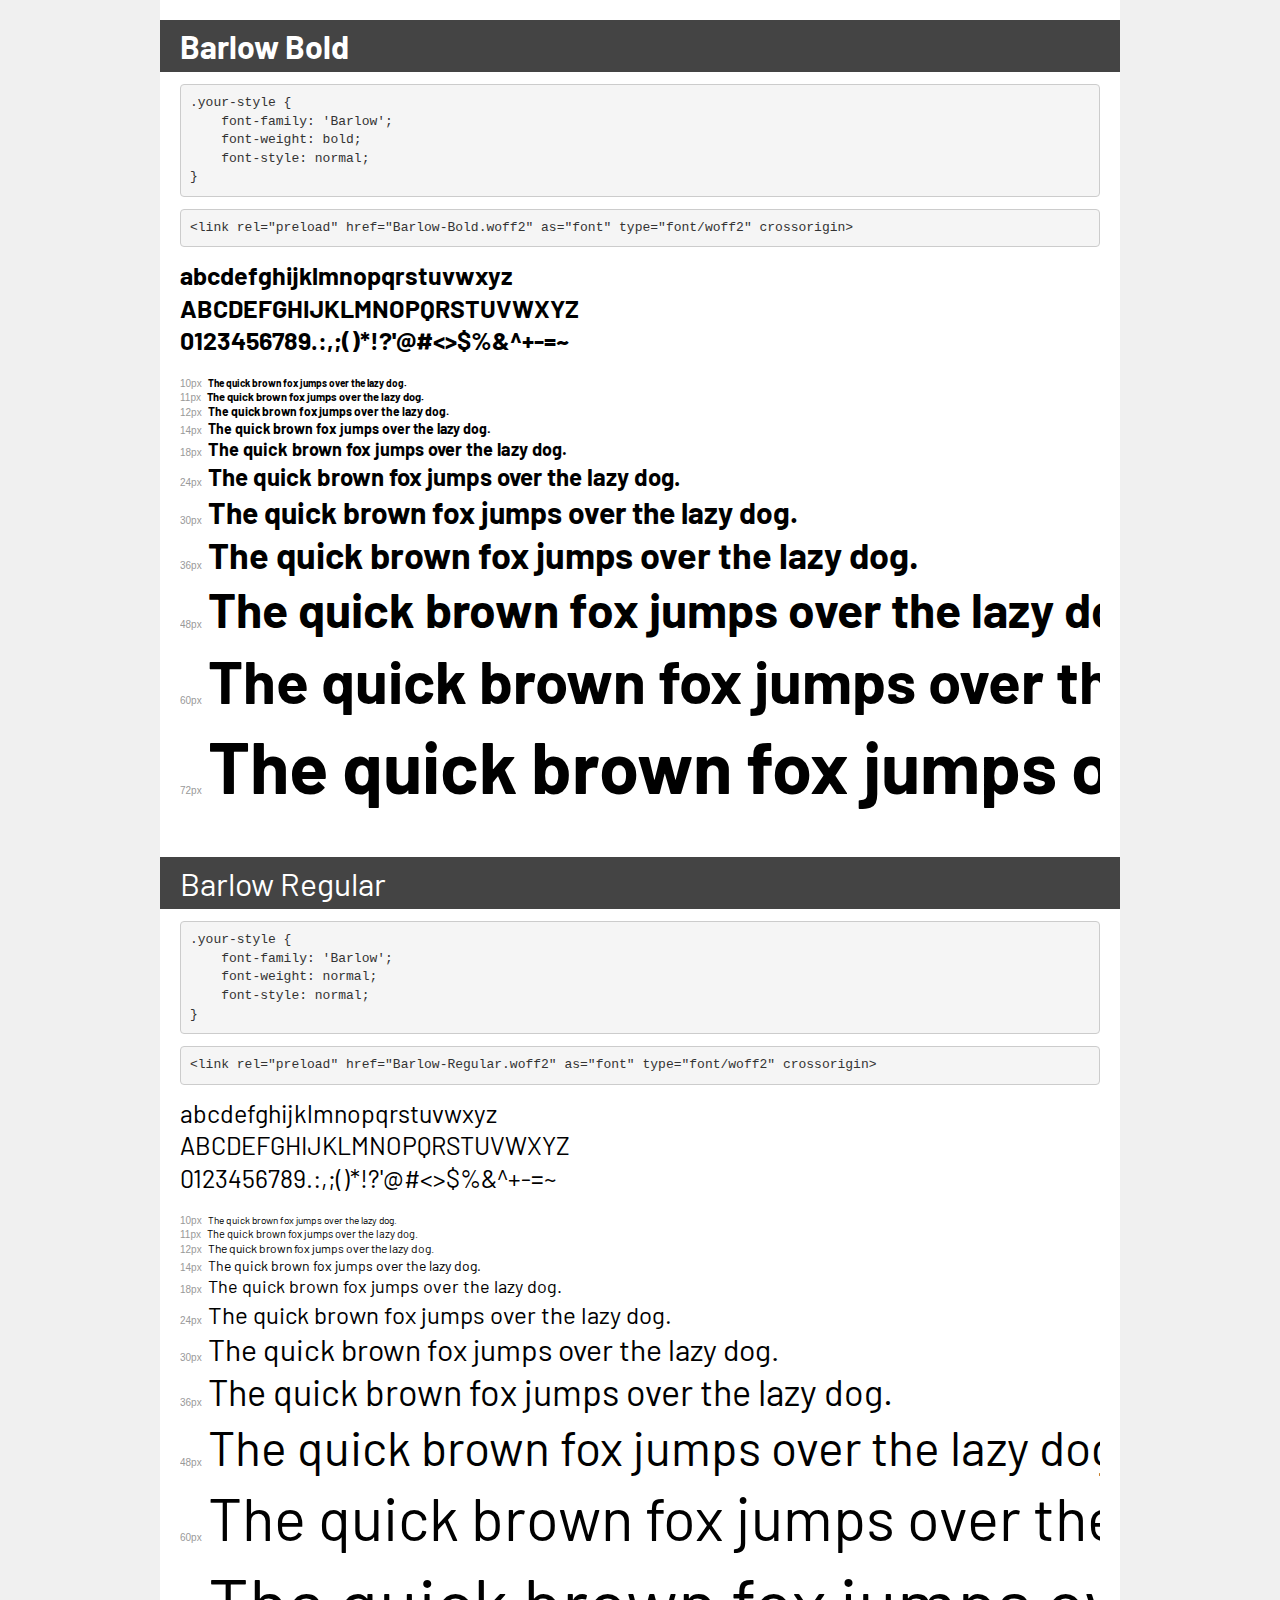
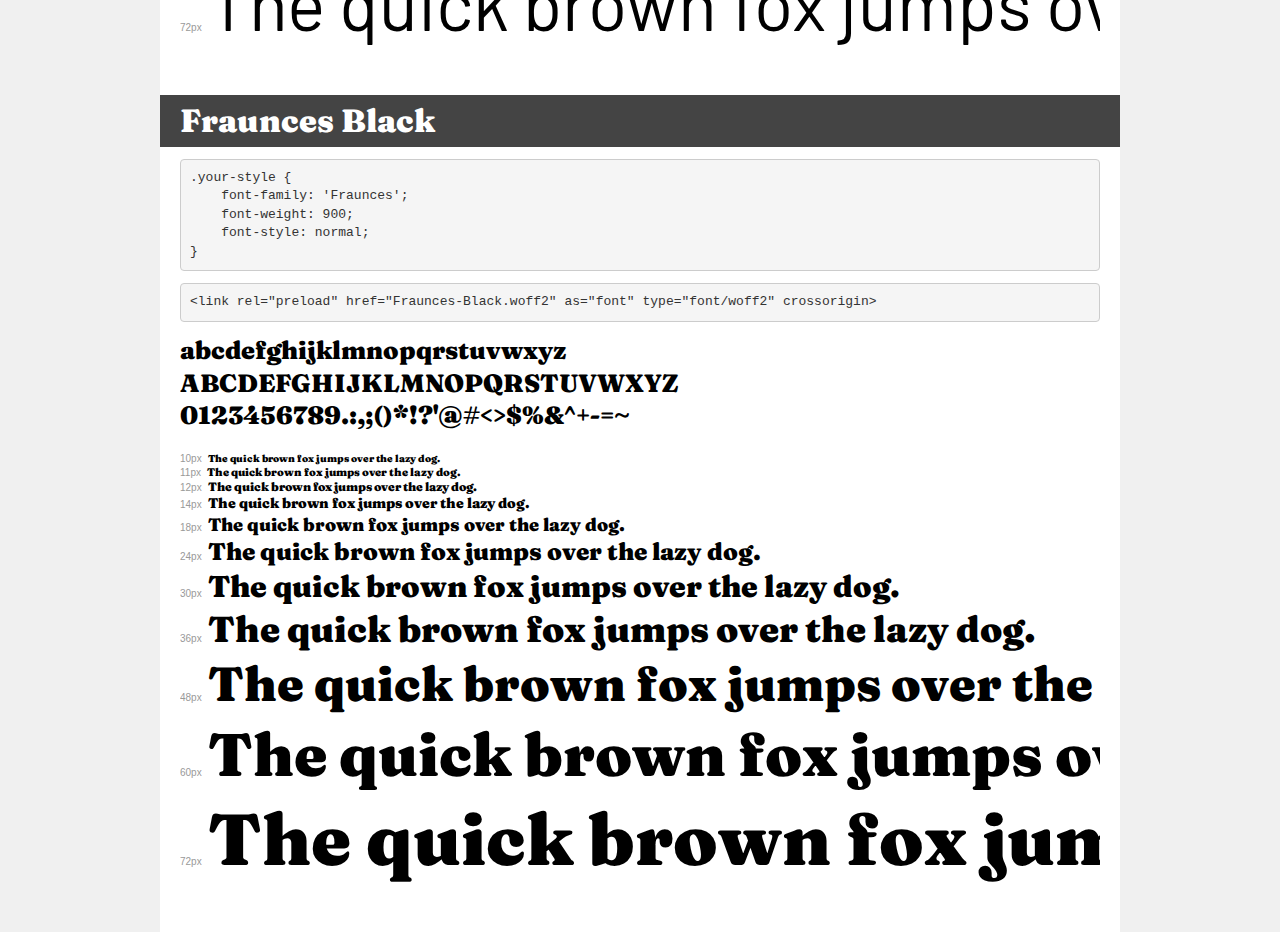
<file: fonts/demo.html>
<!DOCTYPE html>
<html lang="en">
<head>
    <meta charset="utf-8">
    <meta http-equiv="X-UA-Compatible" content="IE=edge">
    <meta name="viewport" content="width=device-width, initial-scale=1">
    <meta name="robots" content="noindex, noarchive">
    <meta name="format-detection" content="telephone=no">
    <title>Transfonter demo</title>
    <link href="stylesheet.css" rel="stylesheet">
    <style>
        /*
        http://meyerweb.com/eric/tools/css/reset/
        v2.0 | 20110126
        License: none (public domain)
        */
        html, body, div, span, applet, object, iframe,
        h1, h2, h3, h4, h5, h6, p, blockquote, pre,
        a, abbr, acronym, address, big, cite, code,
        del, dfn, em, img, ins, kbd, q, s, samp,
        small, strike, strong, sub, sup, tt, var,
        b, u, i, center,
        dl, dt, dd, ol, ul, li,
        fieldset, form, label, legend,
        table, caption, tbody, tfoot, thead, tr, th, td,
        article, aside, canvas, details, embed,
        figure, figcaption, footer, header, hgroup,
        menu, nav, output, ruby, section, summary,
        time, mark, audio, video {
            margin: 0;
            padding: 0;
            border: 0;
            font-size: 100%;
            font: inherit;
            vertical-align: baseline;
        }
        /* HTML5 display-role reset for older browsers */
        article, aside, details, figcaption, figure,
        footer, header, hgroup, menu, nav, section {
            display: block;
        }
        body {
            line-height: 1;
        }
        ol, ul {
            list-style: none;
        }
        blockquote, q {
            quotes: none;
        }
        blockquote:before, blockquote:after,
        q:before, q:after {
            content: '';
            content: none;
        }
        table {
            border-collapse: collapse;
            border-spacing: 0;
        }
        /* demo styles */
        body {
            background: #f0f0f0;
            color: #000;
        }
        .page {
            background: #fff;
            width: 920px;
            margin: 0 auto;
            padding: 20px 20px 0 20px;
            overflow: hidden;
        }
        .font-container {
            overflow-x: auto;
            overflow-y: hidden;
            margin-bottom: 40px;
            line-height: 1.3;
            white-space: nowrap;
            padding-bottom: 5px;
        }
        h1 {
            position: relative;
            background: #444;
            font-size: 32px;
            color: #fff;
            padding: 10px 20px;
            margin: 0 -20px 12px -20px;
        }
        .letters {
            font-size: 25px;
            margin-bottom: 20px;
        }
        .s10:before {
            content: '10px';
        }
        .s11:before {
            content: '11px';
        }
        .s12:before {
            content: '12px';
        }
        .s14:before {
            content: '14px';
        }
        .s18:before {
            content: '18px';
        }
        .s24:before {
            content: '24px';
        }
        .s30:before {
            content: '30px';
        }
        .s36:before {
            content: '36px';
        }
        .s48:before {
            content: '48px';
        }
        .s60:before {
            content: '60px';
        }
        .s72:before {
            content: '72px';
        }
        .s10:before, .s11:before, .s12:before, .s14:before,
        .s18:before, .s24:before, .s30:before, .s36:before,
        .s48:before, .s60:before, .s72:before {
            font-family: Arial, sans-serif;
            font-size: 10px;
            font-weight: normal;
            font-style: normal;
            color: #999;
            padding-right: 6px;
        }
        pre {
            display: block;
            padding: 9px;
            margin: 0 0 12px;
            font-family: Monaco, Menlo, Consolas, "Courier New", monospace;
            font-size: 13px;
            line-height: 1.428571429;
            color: #333;
            font-weight: normal;
            font-style: normal;
            background-color: #f5f5f5;
            border: 1px solid #ccc;
            overflow-x: auto;
            border-radius: 4px;
        }
        /* responsive */
        @media (max-width: 959px) {
            .page {
                width: auto;
                margin: 0;
            }
        }
    </style>
</head>
<body>
<div class="page">
    <div class="demo">
        <h1 style="font-family: 'Barlow'; font-weight: bold; font-style: normal;">Barlow Bold</h1>
        <pre title="Usage">.your-style {
    font-family: 'Barlow';
    font-weight: bold;
    font-style: normal;
}</pre>
        <pre title="Preload (optional)">
&lt;link rel=&quot;preload&quot; href=&quot;Barlow-Bold.woff2&quot; as=&quot;font&quot; type=&quot;font/woff2&quot; crossorigin&gt;</pre>
        <div class="font-container" style="font-family: 'Barlow'; font-weight: bold; font-style: normal;">
            <p class="letters">
                abcdefghijklmnopqrstuvwxyz<br>
ABCDEFGHIJKLMNOPQRSTUVWXYZ<br>
                0123456789.:,;()*!?'@#&lt;&gt;$%&^+-=~
            </p>
            <p class="s10" style="font-size: 10px;">The quick brown fox jumps over the lazy dog.</p>
            <p class="s11" style="font-size: 11px;">The quick brown fox jumps over the lazy dog.</p>
            <p class="s12" style="font-size: 12px;">The quick brown fox jumps over the lazy dog.</p>
            <p class="s14" style="font-size: 14px;">The quick brown fox jumps over the lazy dog.</p>
            <p class="s18" style="font-size: 18px;">The quick brown fox jumps over the lazy dog.</p>
            <p class="s24" style="font-size: 24px;">The quick brown fox jumps over the lazy dog.</p>
            <p class="s30" style="font-size: 30px;">The quick brown fox jumps over the lazy dog.</p>
            <p class="s36" style="font-size: 36px;">The quick brown fox jumps over the lazy dog.</p>
            <p class="s48" style="font-size: 48px;">The quick brown fox jumps over the lazy dog.</p>
            <p class="s60" style="font-size: 60px;">The quick brown fox jumps over the lazy dog.</p>
            <p class="s72" style="font-size: 72px;">The quick brown fox jumps over the lazy dog.</p>
        </div>
    </div>

    <div class="demo">
        <h1 style="font-family: 'Barlow'; font-weight: normal; font-style: normal;">Barlow Regular</h1>
        <pre title="Usage">.your-style {
    font-family: 'Barlow';
    font-weight: normal;
    font-style: normal;
}</pre>
        <pre title="Preload (optional)">
&lt;link rel=&quot;preload&quot; href=&quot;Barlow-Regular.woff2&quot; as=&quot;font&quot; type=&quot;font/woff2&quot; crossorigin&gt;</pre>
        <div class="font-container" style="font-family: 'Barlow'; font-weight: normal; font-style: normal;">
            <p class="letters">
                abcdefghijklmnopqrstuvwxyz<br>
ABCDEFGHIJKLMNOPQRSTUVWXYZ<br>
                0123456789.:,;()*!?'@#&lt;&gt;$%&^+-=~
            </p>
            <p class="s10" style="font-size: 10px;">The quick brown fox jumps over the lazy dog.</p>
            <p class="s11" style="font-size: 11px;">The quick brown fox jumps over the lazy dog.</p>
            <p class="s12" style="font-size: 12px;">The quick brown fox jumps over the lazy dog.</p>
            <p class="s14" style="font-size: 14px;">The quick brown fox jumps over the lazy dog.</p>
            <p class="s18" style="font-size: 18px;">The quick brown fox jumps over the lazy dog.</p>
            <p class="s24" style="font-size: 24px;">The quick brown fox jumps over the lazy dog.</p>
            <p class="s30" style="font-size: 30px;">The quick brown fox jumps over the lazy dog.</p>
            <p class="s36" style="font-size: 36px;">The quick brown fox jumps over the lazy dog.</p>
            <p class="s48" style="font-size: 48px;">The quick brown fox jumps over the lazy dog.</p>
            <p class="s60" style="font-size: 60px;">The quick brown fox jumps over the lazy dog.</p>
            <p class="s72" style="font-size: 72px;">The quick brown fox jumps over the lazy dog.</p>
        </div>
    </div>

    <div class="demo">
        <h1 style="font-family: 'Fraunces'; font-weight: 900; font-style: normal;">Fraunces Black</h1>
        <pre title="Usage">.your-style {
    font-family: 'Fraunces';
    font-weight: 900;
    font-style: normal;
}</pre>
        <pre title="Preload (optional)">
&lt;link rel=&quot;preload&quot; href=&quot;Fraunces-Black.woff2&quot; as=&quot;font&quot; type=&quot;font/woff2&quot; crossorigin&gt;</pre>
        <div class="font-container" style="font-family: 'Fraunces'; font-weight: 900; font-style: normal;">
            <p class="letters">
                abcdefghijklmnopqrstuvwxyz<br>
ABCDEFGHIJKLMNOPQRSTUVWXYZ<br>
                0123456789.:,;()*!?'@#&lt;&gt;$%&^+-=~
            </p>
            <p class="s10" style="font-size: 10px;">The quick brown fox jumps over the lazy dog.</p>
            <p class="s11" style="font-size: 11px;">The quick brown fox jumps over the lazy dog.</p>
            <p class="s12" style="font-size: 12px;">The quick brown fox jumps over the lazy dog.</p>
            <p class="s14" style="font-size: 14px;">The quick brown fox jumps over the lazy dog.</p>
            <p class="s18" style="font-size: 18px;">The quick brown fox jumps over the lazy dog.</p>
            <p class="s24" style="font-size: 24px;">The quick brown fox jumps over the lazy dog.</p>
            <p class="s30" style="font-size: 30px;">The quick brown fox jumps over the lazy dog.</p>
            <p class="s36" style="font-size: 36px;">The quick brown fox jumps over the lazy dog.</p>
            <p class="s48" style="font-size: 48px;">The quick brown fox jumps over the lazy dog.</p>
            <p class="s60" style="font-size: 60px;">The quick brown fox jumps over the lazy dog.</p>
            <p class="s72" style="font-size: 72px;">The quick brown fox jumps over the lazy dog.</p>
        </div>
    </div>

</div>
</body>
</html>
</file>
<file: fonts/stylesheet.css>
@font-face {
    font-family: 'Barlow';
    src: url('Barlow-Bold.woff2') format('woff2'),
        url('Barlow-Bold.woff') format('woff');
    font-weight: bold;
    font-style: normal;
    font-display: swap;
}

@font-face {
    font-family: 'Barlow';
    src: url('Barlow-Regular.woff2') format('woff2'),
        url('Barlow-Regular.woff') format('woff');
    font-weight: normal;
    font-style: normal;
    font-display: swap;
}

@font-face {
    font-family: 'Fraunces';
    src: url('Fraunces-Black.woff2') format('woff2'),
        url('Fraunces-Black.woff') format('woff');
    font-weight: 900;
    font-style: normal;
    font-display: swap;
}
</file>
<file: css/main.min.css>
/*! normalize.css v8.0.1 | MIT License | github.com/necolas/normalize.css */html{line-height:1.15;-webkit-text-size-adjust:100%}body{margin:0}main{display:block}h1{font-size:2em;margin:0.67em 0}hr{-webkit-box-sizing:content-box;box-sizing:content-box;height:0;overflow:visible}pre{font-family:monospace, monospace;font-size:1em}a{background-color:transparent}abbr[title]{border-bottom:none;text-decoration:underline;-webkit-text-decoration:underline dotted;text-decoration:underline dotted}b,strong{font-weight:bolder}code,kbd,samp{font-family:monospace, monospace;font-size:1em}small{font-size:80%}sub,sup{font-size:75%;line-height:0;position:relative;vertical-align:baseline}sub{bottom:-0.25em}sup{top:-0.5em}img{border-style:none}button,input,optgroup,select,textarea{font-family:inherit;font-size:100%;line-height:1.15;margin:0}button,input{overflow:visible}button,select{text-transform:none}button,[type="button"],[type="reset"],[type="submit"]{-webkit-appearance:button}button::-moz-focus-inner,[type="button"]::-moz-focus-inner,[type="reset"]::-moz-focus-inner,[type="submit"]::-moz-focus-inner{border-style:none;padding:0}button:-moz-focusring,[type="button"]:-moz-focusring,[type="reset"]:-moz-focusring,[type="submit"]:-moz-focusring{outline:1px dotted ButtonText}fieldset{padding:0.35em 0.75em 0.625em}legend{-webkit-box-sizing:border-box;box-sizing:border-box;color:inherit;display:table;max-width:100%;padding:0;white-space:normal}progress{vertical-align:baseline}textarea{overflow:auto}[type="checkbox"],[type="radio"]{-webkit-box-sizing:border-box;box-sizing:border-box;padding:0}[type="number"]::-webkit-inner-spin-button,[type="number"]::-webkit-outer-spin-button{height:auto}[type="search"]{-webkit-appearance:textfield;outline-offset:-2px}[type="search"]::-webkit-search-decoration{-webkit-appearance:none}::-webkit-file-upload-button{-webkit-appearance:button;font:inherit}details{display:block}summary{display:list-item}template{display:none}[hidden]{display:none}@font-face{font-family:'Barlow';src:url("../fonts/Barlow-Bold.woff2") format("woff2"),url("../fonts/Barlow-Bold.woff") format("woff");font-weight:bold;font-style:normal;font-display:swap}@font-face{font-family:'Barlow';src:url("../fonts/Barlow-Regular.woff2") format("woff2"),url("../fonts/Barlow-Regular.woff") format("woff");font-weight:normal;font-style:normal;font-display:swap}@font-face{font-family:'Fraunces';src:url("../fonts/Fraunces-Black.woff2") format("woff2"),url("../fonts/Fraunces-Black.woff") format("woff");font-weight:900;font-style:normal;font-display:swap}html{-webkit-box-sizing:border-box;box-sizing:border-box;height:100%;scroll-behavior:smooth}*,*::before,*::after{-webkit-box-sizing:inherit;box-sizing:inherit}body{display:-webkit-box;display:-ms-flexbox;display:flex;-webkit-box-orient:vertical;-webkit-box-direction:normal;-ms-flex-direction:column;flex-direction:column;height:100%;padding:0;margin:0;overflow-x:hidden;font-family:'Barlow', 'Arial', sans-serif;font-size:16px;line-height:26px;color:#333D4B;background-color:#F2F2F2}img{max-width:100%;height:auto}.container{width:100%;max-width:1320px;margin:0 auto;padding-left:20px;padding-right:20px}.visually-hidden{position:absolute;width:1px;height:1px;margin:-1px;border:0;padding:0;clip:rect(0 0 0 0);overflow:hidden}.site-header{padding-top:44px;padding-bottom:43px}.site-header__inner{display:-webkit-box;display:-ms-flexbox;display:flex;-webkit-box-align:center;-ms-flex-align:center;align-items:center;-webkit-box-pack:justify;-ms-flex-pack:justify;justify-content:space-between}.site-logo:hover{opacity:0.7}.site-logo__img{display:block}.site-nav__list{display:-webkit-box;display:-ms-flexbox;display:flex;-webkit-box-align:center;-ms-flex-align:center;align-items:center;margin:0;padding:0;list-style:none}.site-nav__item:not(:last-child){margin-right:32px}.site-nav__link{font-size:12px;line-height:15px;font-weight:700px;text-transform:uppercase;letter-spacing:0.9px;text-decoration:none;color:#83888F}.site-nav__link:hover{color:#333D4B}@media only screen and (max-width: 650px){.site-nav{display:none}}.site-coffee-section{padding-top:117px;padding-bottom:116px;padding-left:86px;background-image:url(../../img/site-coffee.jpg);background-repeat:no-repeat;background-position:center;background-size:cover;background-color:#FDD6BA;border-radius:10px}.site-coffee-section__content{max-width:493px}.site-coffee-section__title{margin-top:0;margin-bottom:32px;font-family:'Fraunces';font-weight:900;font-size:72px;line-height:72px;color:#FEFCF7}.site-coffee-section__desc{width:444px;margin-top:0;margin-bottom:56px;margin-left:auto;font-weight:400;font-size:16px;line-height:26px;color:#FEFCF7;opacity:0.8}@media only screen and (max-width: 1200px){.site-coffee-section{background-image:url(../../img/site-coffee-tablet.jpg);background-position:center;background-size:cover}.site-coffee-section__content{max-width:400px;width:100%}.site-coffee-section__title{font-size:48px;line-height:48px}}@media only screen and (max-width: 650px){.site-coffee-section{background-image:url(../../img/site-coffee-mobile.jpg);padding:100px 24px}.site-coffee-section__content{text-align:center;width:100;max-width:279px}.site-coffee-section__title{font-size:40px;line-height:40px}.site-coffee-section__desc{max-width:279px}}.site-primary-link{display:inline-block;padding:15px 31px;font-family:'Fraunces';font-weight:900;font-size:18px;line-height:25px;text-align:center;text-decoration:none;color:#FEFCF7;background-color:#0E8784;border-radius:6px}.site-primary-link:hover{background-color:#66D2CF}.our-collection{padding-top:136px;padding-bottom:200px}.our-collection__heading{margin:0;font-family:'Fraunces';font-style:normal;font-weight:900;font-size:150px;line-height:1.3;text-align:center;background-color:#83888F;background-image:-webkit-gradient(linear, left top, left bottom, from(rgba(254,252,247,0.0001)), to(#FEFCF7));background-image:linear-gradient(180deg, rgba(254,252,247,0.0001) 0%, #FEFCF7 100%);-webkit-background-clip:text;color:transparent}.our-collection__list{display:-webkit-box;display:-ms-flexbox;display:flex;-webkit-box-pack:center;-ms-flex-pack:center;justify-content:center;margin:0;padding:0;list-style:none;margin-top:-92px}.our-collection__item{max-width:255px;text-align:center}.our-collection__item:not(:last-child){margin-right:30px}.our-collection__img{margin-bottom:71px}.our-collection__content-heading{margin-top:0;margin-bottom:24px;font-family:'Fraunces';font-weight:900;font-size:24px;line-height:32px;color:#333D4B}.our-collection__content-desc{margin:0;font-weight:400;font-size:16px;line-height:26px;color:#333D4B}@media only screen and (max-width: 1200px){.our-collection__heading{font-size:80px;line-height:72px}.our-collection__content{margin-left:30px}.our-collection__list{margin-top:-45px;-webkit-box-orient:vertical;-webkit-box-direction:normal;-ms-flex-direction:column;flex-direction:column;-webkit-box-align:center;-ms-flex-align:center;align-items:center;-webkit-box-pack:center;-ms-flex-pack:center;justify-content:center}.our-collection__item{display:-webkit-box;display:-ms-flexbox;display:flex;-webkit-box-align:center;-ms-flex-align:center;align-items:center;-webkit-box-pack:center;-ms-flex-pack:center;justify-content:center;width:100%;max-width:573px;margin-right:0;padding:35px 41px;text-align:left}.our-collection__item-content{margin-left:97px}}@media only screen and (max-width: 650px){.our-collection{padding-top:120px;padding-bottom:120px}.our-collection__heading{font-size:40px}.our-collection__item{-webkit-box-orient:vertical;-webkit-box-direction:normal;-ms-flex-direction:column;flex-direction:column;-webkit-box-align:center;-ms-flex-align:center;align-items:center;width:100%;max-width:282px}.our-collection__item:not(:last-child){margin:0}.our-collection__item-content{text-align:center;margin-left:auto}.our-collection__content-heading{font-size:24px;line-height:32px;text-align:center}}.why-us{position:relative;z-index:1;padding-top:100px;padding-bottom:317px;color:#FEFCF7;background-color:#2C343E;border-radius:10px}.why-us__header{max-width:540px;margin:0 auto;text-align:center}.why-us__heading{margin-top:0;font-family:'Fraunces';font-weight:900;font-size:40px;line-height:48px;text-align:center;color:#FEFCF7}.why-us__desc{margin-bottom:56px;font-family:'Barlow';font-weight:400;font-size:16px;line-height:26px;color:#FEFCF7;mix-blend-mode:normal;opacity:0.8}.why-us__list{width:100%;position:absolute;z-index:1;bottom:-155px;display:-webkit-box;display:-ms-flexbox;display:flex;-webkit-box-pack:center;-ms-flex-pack:center;justify-content:center;margin:0;padding:0;list-style:none;padding-left:5px;padding-right:5px}.why-us__item{width:100%;max-width:350px;padding:72px 48px 48px 48px;text-align:center;background-color:#0E8784;border-radius:8px}.why-us__item:not(:last-child){margin-right:30px}.why-us__item-inner:before{width:72px;height:72px;display:block;margin:0 auto;background-repeat:no-repeat;background-position:center;content:''}.why-us__item-inner--bean::before{background-image:url(../../img/coffee-bean.svg)}.why-us__item-inner--gift::before{background-image:url(../../img/gift.svg)}.why-us__item-inner--van::before{background-image:url(../../img/van.svg);background-position:center bottom}@media only screen and (max-width: 990px){.why-us__desc{padding-left:24px;padding-right:24px}.why-us__list{-webkit-box-orient:vertical;-webkit-box-direction:normal;-ms-flex-direction:column;flex-direction:column;-webkit-box-align:center;-ms-flex-align:center;align-items:center;top:650px}.why-us__item{max-width:573px;padding:41px 48px 41px 181px;text-align:left}.why-us__item:not(:last-child){margin-right:0;margin-bottom:24px}.why-us__item-inner{position:relative;z-index:1;display:-webkit-box;display:-ms-flexbox;display:flex;-webkit-box-orient:vertical;-webkit-box-direction:normal;-ms-flex-direction:column;flex-direction:column}.why-us__item-inner::before{width:55px;height:55px;position:absolute;z-index:1;top:42px;left:-110px;background-size:contain;content:''}}@media only screen and (max-width: 486px){.why-us{padding-top:0px;padding-bottom:0px;background-color:transparent;border-radius:10px}.why-us__header{position:relative;z-index:1;padding:64px 24px 28px;background-color:#2C343E;border-radius:10px;border-bottom-left-radius:0;border-bottom-right-radius:0}.why-us__header::after{height:632px;width:100%;position:absolute;z-index:1;top:100%;left:0;background-color:#282f38;border-bottom-left-radius:10px;border-bottom-right-radius:10px;content:''}.why-us__list{position:relative;z-index:10;bottom:0;margin-top:-600px}.why-us__item{-webkit-box-orient:vertical;-webkit-box-direction:normal;-ms-flex-direction:column;flex-direction:column;width:100%;max-width:573px;min-height:387px;padding:72px 33px 51px 33px;text-align:center}.why-us__item-inner{position:static;-webkit-box-align:center;-ms-flex-align:center;align-items:center}.why-us__item-inner::before{width:55px;height:55px;position:static;margin:0;top:100%;background-size:contain}}.how-works{padding-top:351px;padding-bottom:200px;padding-left:85px}.how-works__header{margin-bottom:178px;font-family:'Fraunces';font-weight:900;font-size:24px;line-height:32px;color:#83888F}.how-works__list{display:-webkit-box;display:-ms-flexbox;display:flex;margin:0;padding:0;list-style:none;margin-bottom:64px;counter-reset:item}.how-works__item{position:relative;z-index:1;max-width:380px;counter-increment:item}.how-works__item:not(:last-child)::before{position:absolute;z-index:1;height:1px;width:100%;top:-82px;background-color:#FDD6BA;content:''}.how-works__item::after{position:absolute;z-index:1;width:31px;height:31px;top:calc(-82px - 15px);background-color:#FEFCF7;border:2px solid #0E8784;border-radius:50%;content:''}.how-works__item:not(:last-child){padding-right:95px}.how-works__item:nth-child(3){max-width:285px}.how-works__heading{max-width:255px;margin-top:0;margin-bottom:42px;font-family:'Fraunces';font-weight:900;font-size:32px;line-height:36px;color:#333D4B}.how-works__heading::before{display:block;margin-bottom:38px;font-family:'Fraunces';font-weight:900;font-size:72px;line-height:72px;color:#FDD6BA;content:"0" counter(item)}.how-works__desc{margin:0;font-family:'Barlow';font-style:normal;font-weight:400;font-size:16px;line-height:26px;color:#333D4B}@media only screen and (max-width: 1200px){.how-works{padding-top:470px;padding-right:40px;padding-left:40px}.how-works__item{padding-right:10px}}@media only screen and (max-width: 650px){.how-works{text-align:center;padding-top:717px;padding-bottom:120px}.how-works__heading{width:100%;margin-bottom:80px;font-size:24px;line-height:32px}.how-works__list{-webkit-box-orient:vertical;-webkit-box-direction:normal;-ms-flex-direction:column;flex-direction:column;-webkit-box-align:center;-ms-flex-align:center;align-items:center;margin-bottom:80px}.how-works__item{width:100%;max-width:327px;padding-right:0}.how-works__item::after{display:none}.how-works__item::before{display:none}.how-works__item:not(:last-child){border-top:none;margin-bottom:56px;padding:0}}.site-footer{display:-webkit-box;display:-ms-flexbox;display:flex;-webkit-box-pack:justify;-ms-flex-pack:justify;justify-content:space-between;padding:47px 85px;background-color:#333D4B}.site-footer__list{display:-webkit-box;display:-ms-flexbox;display:flex;-webkit-box-align:center;-ms-flex-align:center;align-items:center;-webkit-box-pack:center;-ms-flex-pack:center;justify-content:center;margin:0;padding:0;list-style:none}.site-footer__item:not(:last-child){margin-right:24px}.site-footer__item-link{color:#fff}.site-footer__item-link:hover path{fill:#FDD6BA}@media only screen and (max-width: 1200px){.site-footer{-webkit-box-orient:vertical;-webkit-box-direction:normal;-ms-flex-direction:column;flex-direction:column;-webkit-box-align:center;-ms-flex-align:center;align-items:center}}.site-nav-footer .sitenav__link:hover{color:#FEFCF7}@media only screen and (max-width: 1200px){.site-nav-footer{margin-top:33px;margin-bottom:67px}}@media only screen and (max-width: 650px){.site-nav-footer{display:block;margin-bottom:47px}.site-nav__item :not(:last-child){margin:0;margin-bottom:24px}.site-nav__list{-webkit-box-orient:vertical;-webkit-box-direction:normal;-ms-flex-direction:column;flex-direction:column}}.creat-plan-subscribe{padding:134px 85px;background-color:#A2A2A2;background-image:url(../../img/capucinno.png);background-repeat:no-repeat;background-size:cover;border-radius:10px;margin-bottom:165px}.creat-plan-subscribe .creat-plan__content{max-width:490px;text-align:left;color:#FEFCF7}.creat-plan-subscribe .creat-plan__heading{margin-top:0;margin-bottom:32px;font-family:'Fraunces';font-weight:900;font-size:72px;line-height:72px}.creat-plan-subscribe .creat-plan__desc{max-width:445px;margin:0}@media only screen and (max-width: 800px){.creat-plan-subscribe .creat-plan-subscribe{background-image:url(../../img/tablet-cappucino.png);background-repeat:no-repeat}.creat-plan-subscribe .creat-plan__heading{font-size:48px;line-height:48px;text-align:center}.creat-plan-subscribe .creat-plan__content{width:100%;max-width:410px}}@media only screen and (max-width: 560px){.creat-plan-subscribe .creat-plan-subscribe{background-image:url(../../img/mobile-cappucino.png);background-repeat:no-repeat;background-size:cover}.creat-plan-subscribe .creat-plan__content{width:100%;max-width:279px}.creat-plan-subscribe .creat-plan__heading{font-size:40px;line-height:40px;text-align:center}.creat-plan-subscribe .creat-plan__desc{max-width:280px;font-size:15px;line-height:25px}}.how-works-subscribe{background-color:#2C343E;color:#FEFCF7}.how-works-subscribe__header{position:absolute;width:1px;height:1px;margin:-1px;border:0;padding:0;clip:rect(0 0 0 0);overflow:hidden}.how-works-subscribe__item::after{background-color:#2C343E}.how-works-subscribe__heading{color:#FEFCF7}.how-works-subscribe__desc{color:#FEFCF7}@media only screen and (max-width: 700px){.how-works-subscribe{padding:176px 24px 87px 24px}.how-works-subscribe__item{-webkit-box-align:center;-ms-flex-align:center;align-items:center}}.coffeecreate{display:-webkit-box;display:-ms-flexbox;display:flex;-webkit-box-pack:justify;-ms-flex-pack:justify;justify-content:space-between;padding:168px 85px}.coffeecreate__steps{margin:0;padding:0;list-style:none;counter-reset:item}.coffeecreate__item{counter-increment:item;padding-bottom:24px;text-align:left}.coffeecreate__item:not(:last-child){margin-bottom:24px;border-bottom:1px solid #83888F}.coffeecreate__item::before{margin-right:28px;content:"0" counter(item);font-family:'Fraunces';font-weight:900;font-size:24px;line-height:32px;color:#83888F}.coffeecreate__item-button{font-family:'Fraunces';font-weight:900;font-size:24px;line-height:32px;color:#83888F;border:none;background-color:transparent}.coffecreate__form-desc-wrapper{max-width:730px;padding:27px 64px;margin-bottom:40px;background-color:#2C343E;border-radius:10px;text-align:left}.coffeecreate__form-desc-heading{margin-top:0;margin-bottom:8px;color:#fff;text-transform:uppercase}.coffeecreate__form-desc{margin:0;font-family:'Fraunces';font-weight:900;font-size:24px;line-height:40px;color:#FFFFFF}.coffeecreate__form-desc-word{color:#0E8784}.coffeecreate__form-button{margin-left:auto;display:block;max-width:217px}@media only screen and (max-width: 1200px){.coffeecreate{padding-right:40px;padding-left:40px}.coffeecreate__steps{display:none}.coffeecreate__form-button{margin-right:auto}}@media only screen and (max-width: 650px){.coffecreate__form-desc-wrapper{padding-right:24px;padding-left:24px}}.coffeesteps{margin:0;padding:0;list-style:none;margin-bottom:88px}.coffeesteps__step{text-align:left}.coffeesteps__step:not(:last-child){margin-bottom:88px}.coffesteps__step-heading{margin-top:0;margin-bottom:56px;font-family:'Fraunces';font-weight:900;font-size:40px;line-height:48px;color:#83888F}.coffeesteps__step-list{margin:0;padding:0;list-style:none;display:-webkit-box;display:-ms-flexbox;display:flex;-webkit-box-align:stretch;-ms-flex-align:stretch;align-items:stretch;-webkit-box-pack:start;-ms-flex-pack:start;justify-content:start}.coffeesteps__step-item{position:relative;max-width:228px;z-index:1}.coffeesteps__step-item:not(:last-child){margin-right:23px}.coffeesteps__step-item-input:checked ~ .coffeesteps__step-item-content{background-color:#0E8784;color:#fff}.coffeesteps__step-item-inner{width:100%;height:100%}.coffeesteps__step-item-content{max-width:228px;height:100%;background-color:#F4F1EB;padding:32px 28px 84px 28px;border-radius:8px;display:block}.coffeesteps__step-item-content:hover{background-color:#FDD6BA}.coffeesteps__step-item-heading{margin-top:0;margin-bottom:24px;font-family:'Fraunces';font-weight:900;font-size:24px;line-height:32px}.coffeesteps__step-item-desc{margin:0}@media only screen and (max-width: 1200px){.coffeesteps{-webkit-box-align:center;-ms-flex-align:center;align-items:center}.coffeesteps__step-item:not(:last-child){margin-right:10px}}@media only screen and (max-width: 650px){.coffesteps__step-heading{font-size:24px;line-height:28px}.coffeesteps__step-list{-webkit-box-orient:vertical;-webkit-box-direction:normal;-ms-flex-direction:column;flex-direction:column}.coffeesteps__step-item{max-width:500px;width:100%}.coffeesteps__step-item:not(:last-child){margin-right:0;margin-bottom:16px}.coffeesteps__step-item-inner{width:100%}.coffeesteps__step-item-content{padding:24px 25px;max-width:500px}}.about-us{padding-top:137px;padding-bottom:137px;padding-left:85px;background-image:url(../../img/americano.png);background-repeat:no-repeat;background-position:center;background-size:cover;background-color:#FDD6BA;border-radius:10px}.about-us__content{max-width:445px}.about-us__heading{margin-top:0;margin-bottom:24px;font-family:'Fraunces';font-weight:900;font-size:72px;line-height:72px;color:#FEFCF7;font-size:40px;line-height:48px}.about-us__desc{width:444px;margin-top:0;margin-bottom:0;margin-left:auto;font-weight:400;font-size:16px;line-height:26px;color:#FEFCF7}@media only screen and (max-width: 1200px){.about-us{background-image:url(../../img/americano-tablet.png);background-position:center;background-size:cover}.about-us__content{max-width:400px;width:100%}.about-us__heading{font-size:32px;line-height:40px}}@media only screen and (max-width: 650px){.about-us{background-image:url(../../img/americano-mobile.png);padding:100px 24px}.about-us__content{text-align:center;width:100;max-width:279px}.about-us__heading{font-size:28px;line-height:28px}.about-us__desc{max-width:279px}}.our-commitment{padding:168px 8px;display:-webkit-box;display:-ms-flexbox;display:flex;-webkit-box-align:center;-ms-flex-align:center;align-items:center;-webkit-box-pack:justify;-ms-flex-pack:justify;justify-content:space-between}.our-commitment__img{border-radius:8px}.our-commitment__content{text-align:left;max-width:540px;color:#333D4B}.our-commitment__heading{font-family:'Fraunces';font-weight:900;font-size:40px;line-height:48px;margin-top:0;margin-bottom:32px}.our-commitment__desc{margin:0}@media only screen and (max-width: 1200px){.our-commitment{padding-right:0;padding-left:0;padding-bottom:310px}.our-commitment__content{max-width:339px}.our-commitment__img{margin-right:70px;width:285px;-o-object-fit:cover;object-fit:cover}.our-commitment__heading{font-size:32px;line-height:48px}}@media only screen and (max-width: 650px){.our-commitment{padding-top:120px;padding-bottom:200px;-webkit-box-orient:vertical;-webkit-box-direction:normal;-ms-flex-direction:column;flex-direction:column}.our-commitment__img{width:330px;height:400px;margin-right:auto;margin-left:auto;margin-bottom:48px}.our-commitment__content{max-width:327px;text-align:center;margin-bottom:30px}}.coffee-quality{padding:88px 85px;padding-bottom:168px;background-color:#2C343E;border-radius:8px;display:-webkit-box;display:-ms-flexbox;display:flex;-webkit-box-pack:justify;-ms-flex-pack:justify;justify-content:space-between;position:relative}.coffee-quality__content{width:100%;max-width:535px;text-align:left;color:#FEFCF7}.coffee-quality__heading{margin-top:0;margin-bottom:32px;font-family:'Fraunces';font-weight:900;font-size:40px;line-height:48px}.coffee-quality-desc{margin:0}.coffee-quality__img{position:absolute;top:-88px;right:85px;border-radius:8px}@media only screen and (max-width: 1200px){.coffee-quality{-webkit-box-orient:vertical;-webkit-box-direction:normal;-ms-flex-direction:column;flex-direction:column;padding:224px 74px 67px}.coffee-quality__content{margin-right:auto;margin-left:auto;max-width:550px;width:100%;text-align:center}.coffee-quality__heading{font-size:32px;line-height:48px}.coffee-quality__img{width:573px;height:320px;top:-160px;left:calc(50% - 285px);-o-object-fit:cover;object-fit:cover}}@media only screen and (max-width: 650px){.coffee-quality{padding:142px 24px 60px}.coffee-quality__heading{font-size:28px;line-height:28px}.coffee-quality__img{width:280px;height:155px;top:-78px;left:calc(50% - 140px)}}.headquarters{padding-top:351px;padding-bottom:200px;padding-left:85px}.headquarters__header{margin-bottom:178px;font-family:'Fraunces';font-weight:900;font-size:24px;line-height:32px;color:#83888F}.headquarters__list{display:-webkit-box;display:-ms-flexbox;display:flex;margin:0;padding:0;list-style:none;margin-bottom:64px}.headquarters__item{position:relative;z-index:1;max-width:380px}.headquarters__item:not(:last-child){padding-right:95px}.headquarters__item:nth-child(3){max-width:285px}.headquarters__heading{max-width:255px;margin-top:0;margin-bottom:42px;font-family:'Fraunces';font-weight:900;font-size:32px;line-height:36px;color:#333D4B}.headquarters__heading::before{display:block;margin:0 auto;background-repeat:no-repeat;background-position:center;content:''}.headquarters__heading-1::before{width:41px;height:49px;background-image:url(../../img/uk.svg);left:-20}.headquarters__heading-2::before{width:51px;height:50px;background-image:url(../../img/canada.png)}.headquarters__heading-3::before{width:49px;height:44px;background-image:url(../../img/australia.png)}.headquarters__desc{margin:0;font-family:'Barlow';font-style:normal;font-weight:400;font-size:16px;line-height:26px;color:#333D4B}@media only screen and (max-width: 1200px){.headquarters{padding-top:470px;padding-right:40px;padding-left:40px}.headquarters__item{padding-right:10px}}@media only screen and (max-width: 650px){.headquarters{text-align:center;padding-top:120px;padding-bottom:120px}.headquarters__heading{margin-bottom:80px;font-size:24px;line-height:32px}.headquarters__list{-webkit-box-orient:vertical;-webkit-box-direction:normal;-ms-flex-direction:column;flex-direction:column;-webkit-box-align:center;-ms-flex-align:center;align-items:center;margin-bottom:80px}.headquarters__item{width:100%;max-width:327px;padding-right:0}.headquarters__item::after{display:none}.headquarters__item::before{display:none}.headquarters__item:not(:last-child){border-top:none;margin-bottom:56px}}
/*# sourceMappingURL=main.min.css.map */
</file>
